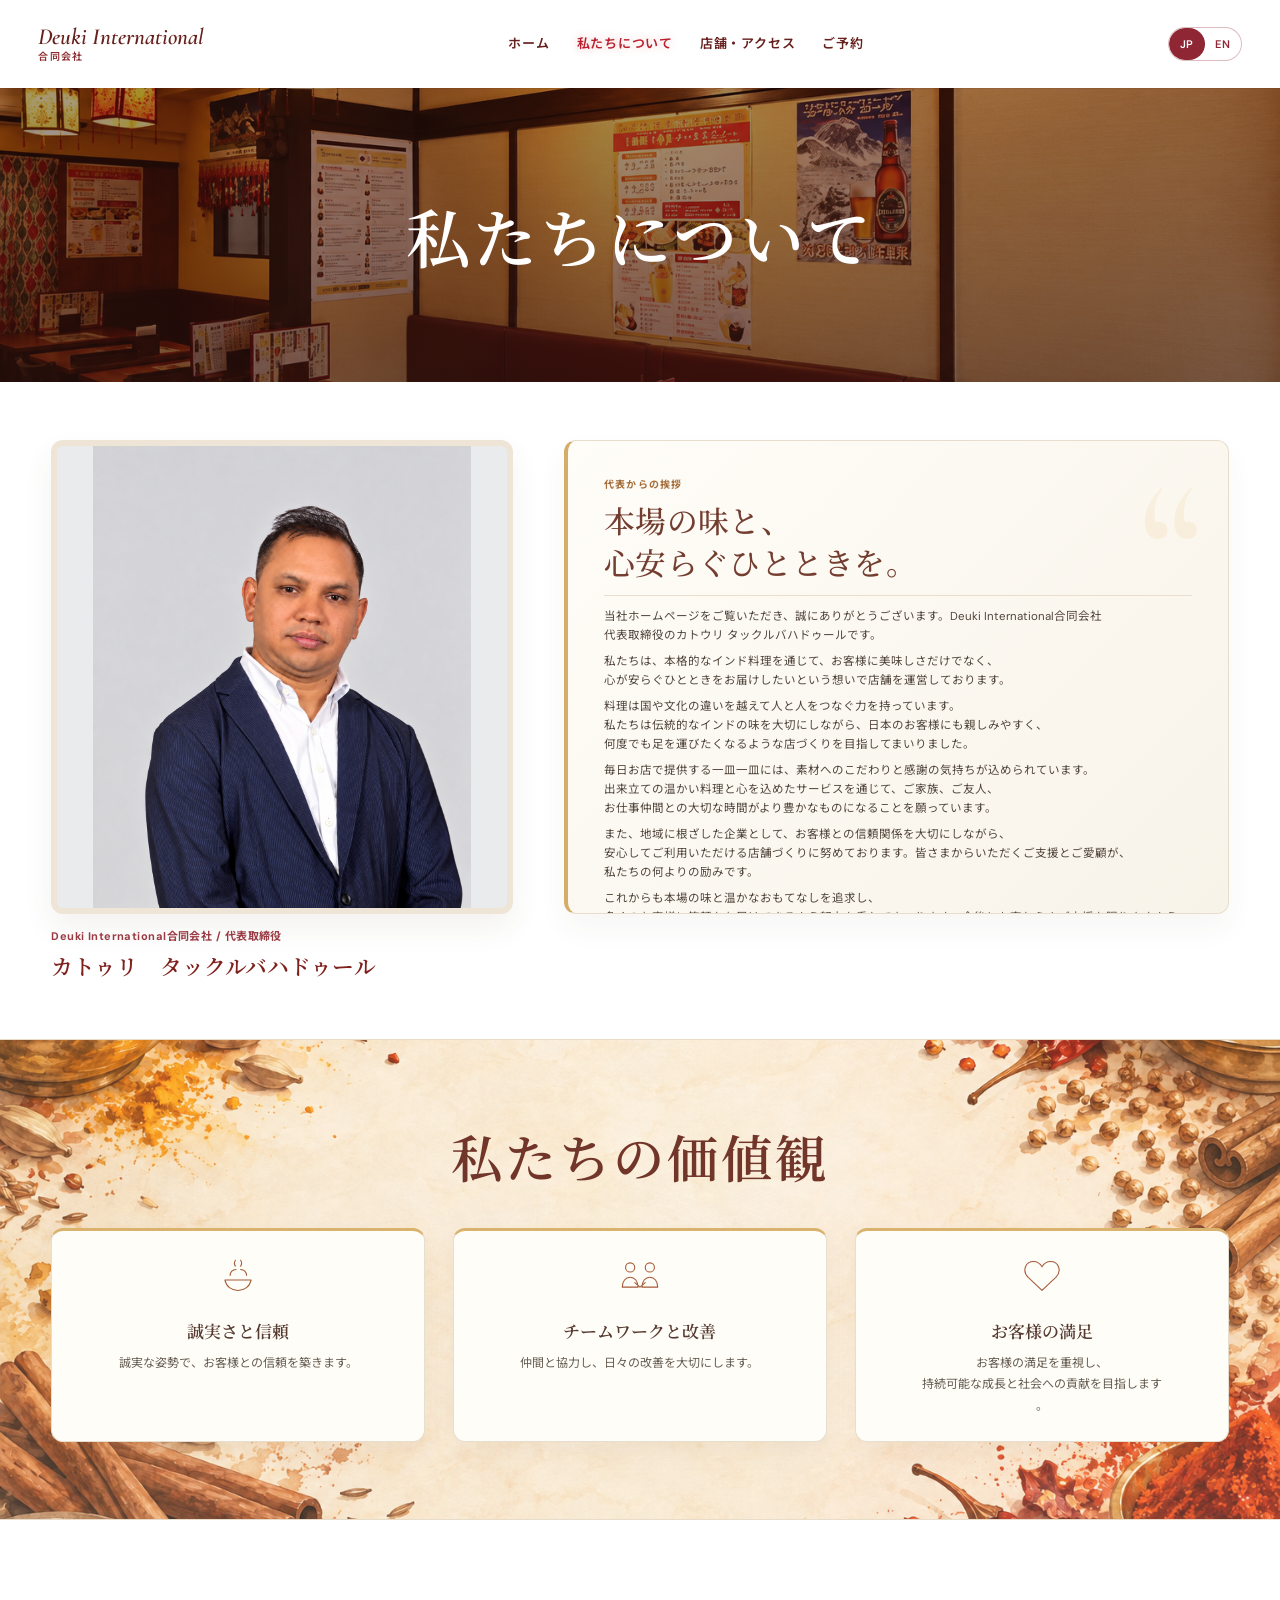
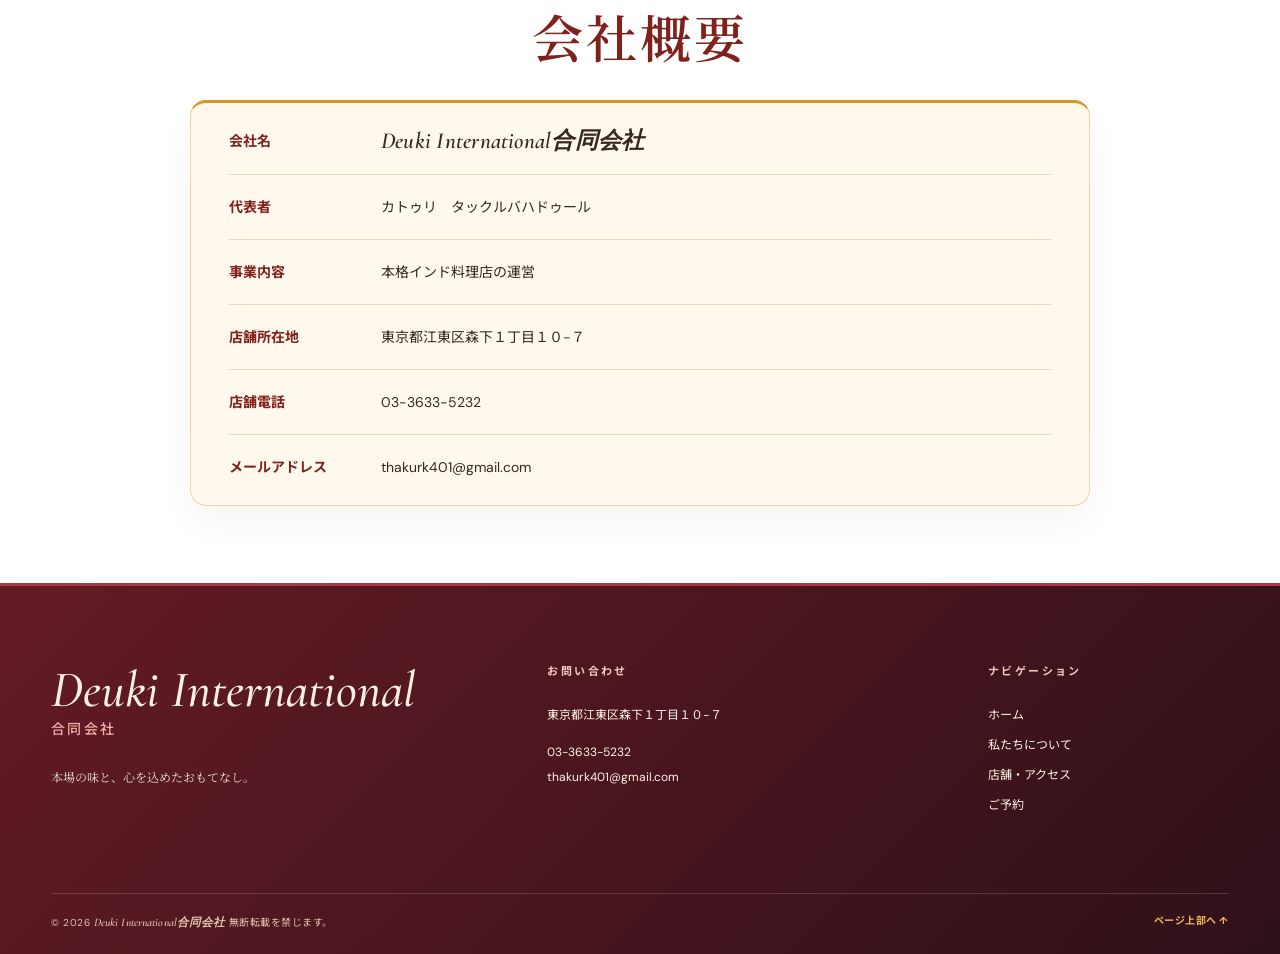
<file: about.html>
<!DOCTYPE html>

<html lang="ja"><head><meta charset="utf-8"/><meta content="width=device-width, initial-scale=1" name="viewport"/><meta content="#8b1e1b" name="theme-color"/><meta content="Deuki International合同会社と代表取締役カトウリ タックルバハドゥールからのご挨拶。" name="description"/><title>私たちについて | サッカール森下店</title><link href="https://fonts.googleapis.com" rel="preconnect"/><link crossorigin="" href="https://fonts.gstatic.com" rel="preconnect"/><link href="https://fonts.googleapis.com/css2?family=DM+Sans:wght@400;500;600;700&amp;family=Noto+Sans+JP:wght@400;500;600;700&amp;family=Noto+Serif+JP:wght@400;500;600;700&amp;family=Cormorant+Garamond:ital,wght@0,500;0,600;1,500;1,600&amp;display=swap" rel="stylesheet"/><link href="styles.css?v=15" rel="stylesheet"/><script defer="" src="script.js?v=10"></script></head>
<body data-page="about"><a class="skip-link" data-i18n="skipLink" href="#main-content">本文へ移動</a><div id="site-header-mount"></div><main class="inner-main" id="main-content">
<section aria-labelledby="about-page-title" class="subhero subhero-about"><div class="subhero-overlay"></div><div class="container subhero-content"><h1 data-i18n="aboutPageTitle" id="about-page-title">私たちに​ついて</h1></div></section>
<section class="representative section-pad"><div class="container representative-grid"><div class="representative-profile"><img alt="Deuki International合同会社 代表取締役" data-i18n-alt="representativeAlt" height="1386" src="assets/deuki-ceo.png" width="1136"/><p data-i18n="repRole">Deuki International合同会社 / 代表取締役</p><h2 data-i18n="representativeName">カトウリ タックルバハドゥール</h2></div><div class="representative-note"><p class="ceo-message-label" data-i18n="ceoMessageLabel">代表からの挨拶</p><h2 class="ceo-catch" data-i18n="ceoCatch">本場の味と、心安らぐひとときを。</h2><div class="ceo-message"><p data-i18n="ceoP1">当社ホームページをご覧いただき、誠にありがとうございます。Deuki International合同会社 代表取締役のカトウリ タックルバハドゥールです。</p><p data-i18n="ceoP2"></p><p data-i18n="ceoP3"></p><p data-i18n="ceoP4"></p><p data-i18n="ceoP5"></p><p data-i18n="ceoP6"></p></div></div></div></section>
<section aria-labelledby="values-title" class="values-section section-pad"><div class="container"><h2 class="section-title" data-i18n="valuesTitle" id="values-title">私たちの​価値観</h2><div class="values-grid">
<article class="value-card"><svg aria-hidden="true" viewbox="0 0 64 64"><path d="M12 38c2 10 10 16 20 16s18-6 20-16H12Zm8-7c0-5 4-9 9-9m7 0c5 0 9 4 9 9M28 17c-2-3-2-6 0-9m8 9c2-3 2-6 0-9"></path></svg><h3 data-i18n="value1Title">誠実さと​信頼</h3><p data-i18n="value1Text">誠実な​姿勢で、​お客様との​信頼を​築きます。</p></article>
<article class="value-card"><svg aria-hidden="true" viewbox="0 0 64 64"><path d="M17 26a7 7 0 1 0 0-14 7 7 0 0 0 0 14Zm30 0a7 7 0 1 0 0-14 7 7 0 0 0 0 14ZM5 49c0-9 5-15 12-15s12 6 12 15H5Zm30 0c0-9 5-15 12-15s12 6 12 15H35ZM24 42l8 7 8-7"></path></svg><h3 data-i18n="value2Title">チームワークと​改善</h3><p data-i18n="value2Text">仲間と​協力し、​日々の​改善を​大切に​します。</p></article>
<article class="value-card"><svg aria-hidden="true" viewbox="0 0 64 64"><path d="M32 54 11 34C1 24 7 10 19 10c6 0 10 3 13 8 3-5 7-8 13-8 12 0 18 14 8 24L32 54Z"></path></svg><h3 data-i18n="value3Title">お客様の​満足</h3><p data-i18n="value3Text">お客様の​満足を​重視し、​持続可能な​成長と​社会への​貢献を​目指します。</p></article>
</div></div></section>
<section aria-labelledby="company-title" class="company-section section-pad"><div class="container company-grid"><h2 class="section-title" data-i18n="companyTitle" id="company-title">会社概要</h2><dl class="company-table"><div><dt data-i18n="companyNameLabel">会社名</dt><dd class="company-name-text" data-i18n="companyName">Deuki International合同会社</dd></div><div><dt data-i18n="companyRepLabel">代表者</dt><dd data-i18n="companyRepValue">カトウリ タックルバハドゥール</dd></div><div><dt data-i18n="companyBusinessLabel">事業内容</dt><dd data-i18n="companyBusiness">インド料理店の運営</dd></div><div><dt data-i18n="companyLocationLabel">店舗所在地</dt><dd><span data-i18n="addressFull">東京都江東区森下１丁目１０−７</span></dd></div><div><dt data-i18n="companyPhoneLabel">店舗電話</dt><dd><a href="tel:0336335232">03-3633-5232</a></dd></div><div><dt data-i18n="companyEmailLabel">メールアドレス</dt><dd><a href="mailto:thakurk401@gmail.com">thakurk401@gmail.com</a></dd></div></dl></div></section>
</main><div id="site-footer-mount"></div></body></html>
</file>
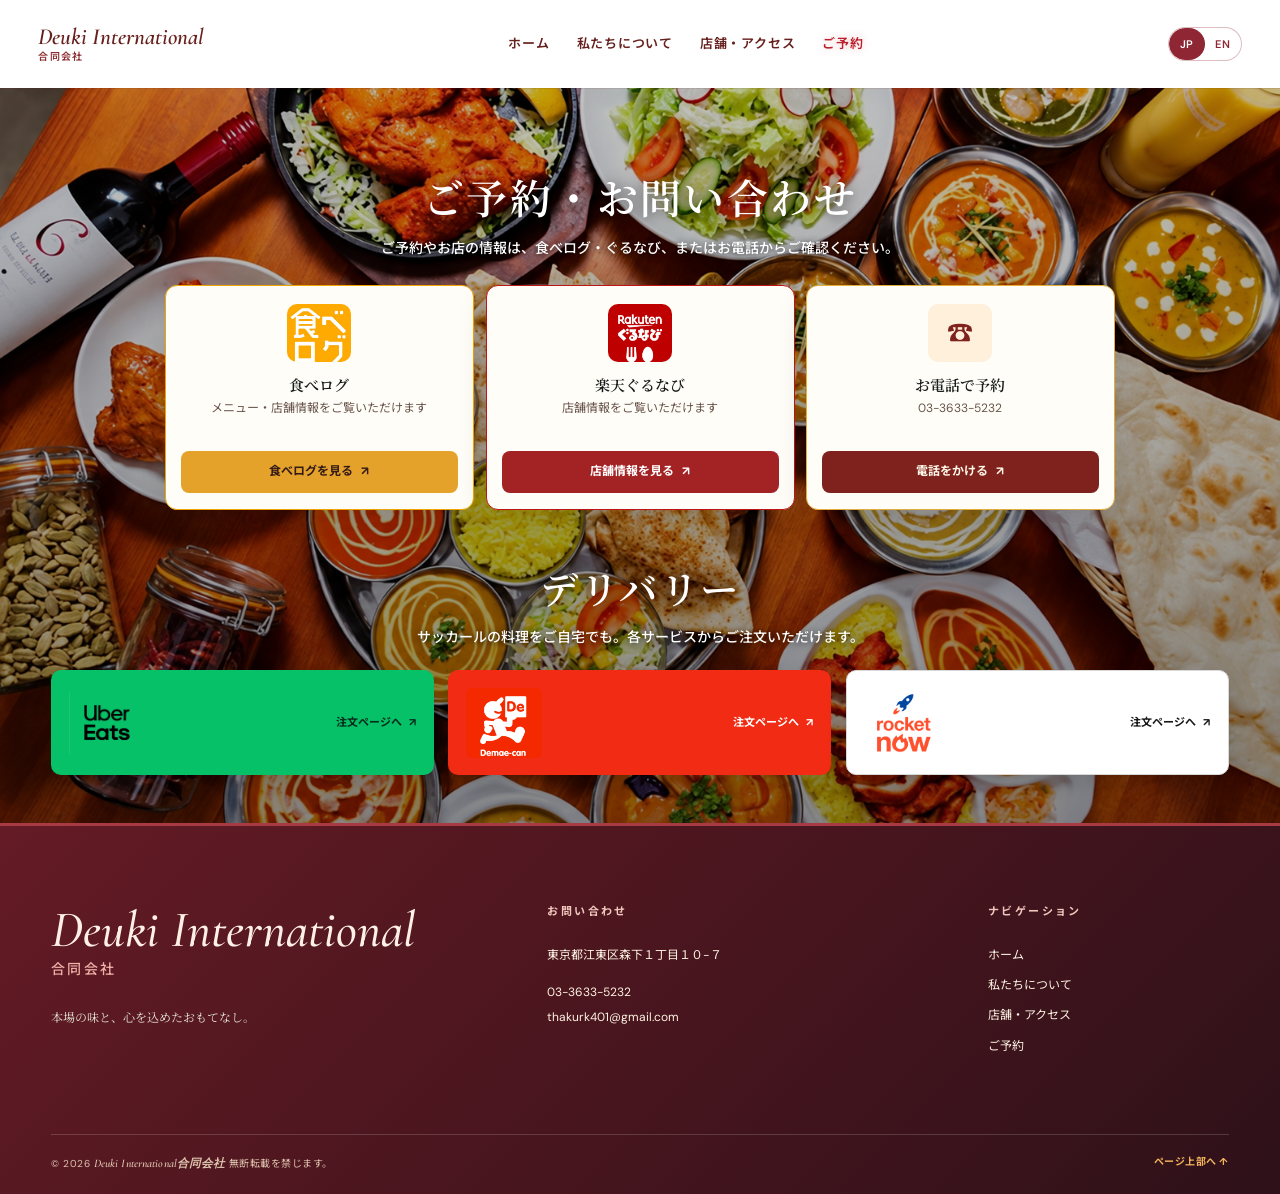
<file: reservation.html>
<!DOCTYPE html>

<html lang="ja"><head><meta charset="utf-8"/><meta content="width=device-width, initial-scale=1" name="viewport"/><meta content="#8b1e1b" name="theme-color"/><meta content="サッカール森下店のご予約、お電話、食べログ、Uber Eats、出前館、Rocket Nowをご案内します。" name="description"/><title>ご予約 | サッカール森下店</title><link href="https://fonts.googleapis.com" rel="preconnect"/><link crossorigin="" href="https://fonts.gstatic.com" rel="preconnect"/><link href="https://fonts.googleapis.com/css2?family=DM+Sans:wght@400;500;600;700&amp;family=Noto+Sans+JP:wght@400;500;600;700&amp;family=Noto+Serif+JP:wght@400;500;600;700&amp;family=Cormorant+Garamond:ital,wght@0,500;0,600;1,500;1,600&amp;display=swap" rel="stylesheet"/><link href="styles.css?v=15" rel="stylesheet"/><script defer="" src="script.js?v=10"></script></head>
<body data-page="reservation"><a class="skip-link" data-i18n="skipLink" href="#main-content">本文へ移動</a><div id="site-header-mount"></div><main class="inner-main" id="main-content">
<div class="reservation-background">
<section aria-labelledby="booking-title" class="booking-section section-pad"><div class="container"><h1 class="section-title" data-i18n="bookingTitle" id="booking-title">ご予約・お問い合わせ</h1><p class="booking-intro" data-i18n="bookingIntro">ご予約やお店の情報は、食べログ・ぐるなび、またはお電話からご確認ください。</p><div class="booking-grid"><a class="booking-card tabelog" href="https://tabelog.com/tokyo/A1312/A131201/13205500/" rel="noopener noreferrer" target="_blank"><span class="booking-logo"><img alt="食べログ" data-i18n-alt="tabelogAlt" src="assets/logo-tabelog.jpg"/></span><h3 data-i18n="tabelogTitle">食べログ</h3><p data-i18n="tabelogDetails">メニュー・店舗情報をご覧いただけます</p><span class="booking-action"><span data-i18n="tabelogAction">食べログを見る</span><span aria-hidden="true">↗</span></span></a>
<a class="booking-card gurunavi" href="https://r.gnavi.co.jp/ke30g44b0000/" rel="noopener noreferrer" target="_blank"><span class="booking-logo"><img alt="楽天ぐるなび" data-i18n-alt="gurunaviAlt" src="assets/logo-gurunavi.png"/></span><h3 data-i18n="gurunaviTitle">楽天ぐるなび</h3><p data-i18n="listingExternal">店舗情報をご覧いただけます</p><span class="booking-action"><span data-i18n="listingAction">店舗情報を見る</span><span aria-hidden="true">↗</span></span></a>
<a class="booking-card telephone" href="tel:0336335232"><span aria-hidden="true" class="booking-logo phone-symbol">☎</span><h3 data-i18n="telephoneTitle">お電話で予約</h3><p>03-3633-5232</p><span class="booking-action"><span data-i18n="telephoneAction">電話をかける</span><span aria-hidden="true">↗</span></span></a>
</div></div></section>
<section aria-labelledby="delivery-title" class="delivery-section section-pad"><div class="container"><h2 class="section-title" data-i18n="deliveryTitle" id="delivery-title">デリバリー</h2><p class="delivery-intro" data-i18n="deliveryIntro">サッカール森下店の​お料理を、​各サービスから​ご注文いただけます。</p><div class="delivery-grid">
<a class="delivery-card uber" href="https://www.ubereats.com/jp/store/%E3%82%A4%E3%83%B3%E3%83%88%E6%96%99%E7%90%86%E3%82%B5%E3%83%83%E3%82%AB%E3%83%BC%E3%83%AB-satkar/yYpraxW_QYOcB1EuYxUm2w?srsltid=AU7gw4VGMHXnam9LVv9EBZSCJWXf7Scm41bcue5p6NqwmXOUt2aeQwwm" rel="noopener noreferrer" target="_blank"><span class="delivery-logo"><img alt="Uber Eats" data-i18n-alt="uberAlt" src="assets/logo-uber.png"/></span><span class="delivery-action"><span data-i18n="orderAction">注文ページへ</span><span aria-hidden="true">↗</span></span></a>
<a class="delivery-card demae" href="https://demae-can.com/shop/menu/3206706" rel="noopener noreferrer" target="_blank"><span class="delivery-logo"><img alt="出前館" data-i18n-alt="demaeAlt" src="assets/logo-demaecan.png"/></span><span class="delivery-action"><span data-i18n="orderAction">注文ページへ</span><span aria-hidden="true">↗</span></span></a>
<a class="delivery-card rocket" href="https://customer-web.rocketnow.co.jp/share?storeId=4758&amp;dishId&amp;key=0387acfa-f3f9-4b63-a716-1e43dc6a3050" rel="noopener noreferrer" target="_blank"><span class="delivery-logo"><img alt="Rocket Now" data-i18n-alt="rocketAlt" src="assets/logo-rocketnow.png"/></span><span class="delivery-action"><span data-i18n="orderAction">注文ページへ</span><span aria-hidden="true">↗</span></span></a>
</div></div></section>
</div>
</main><div id="site-footer-mount"></div></body></html>
</file>
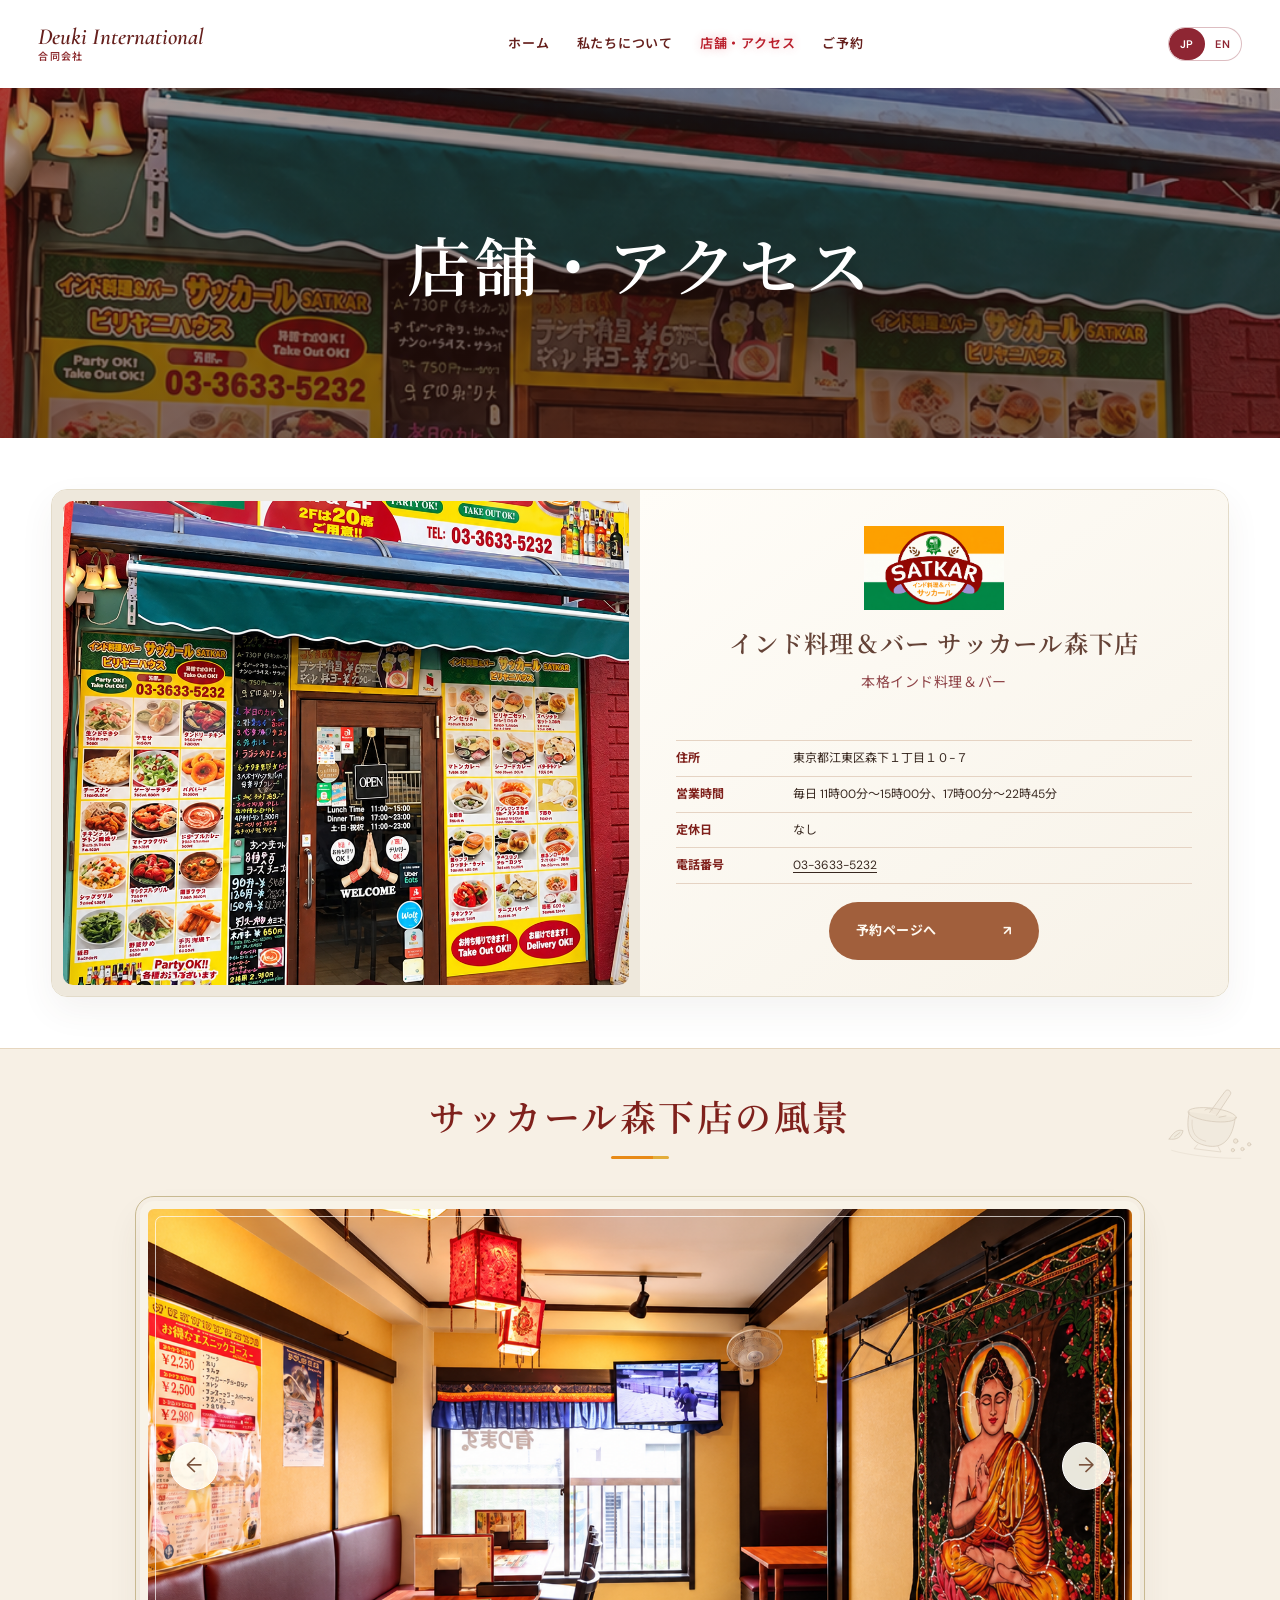
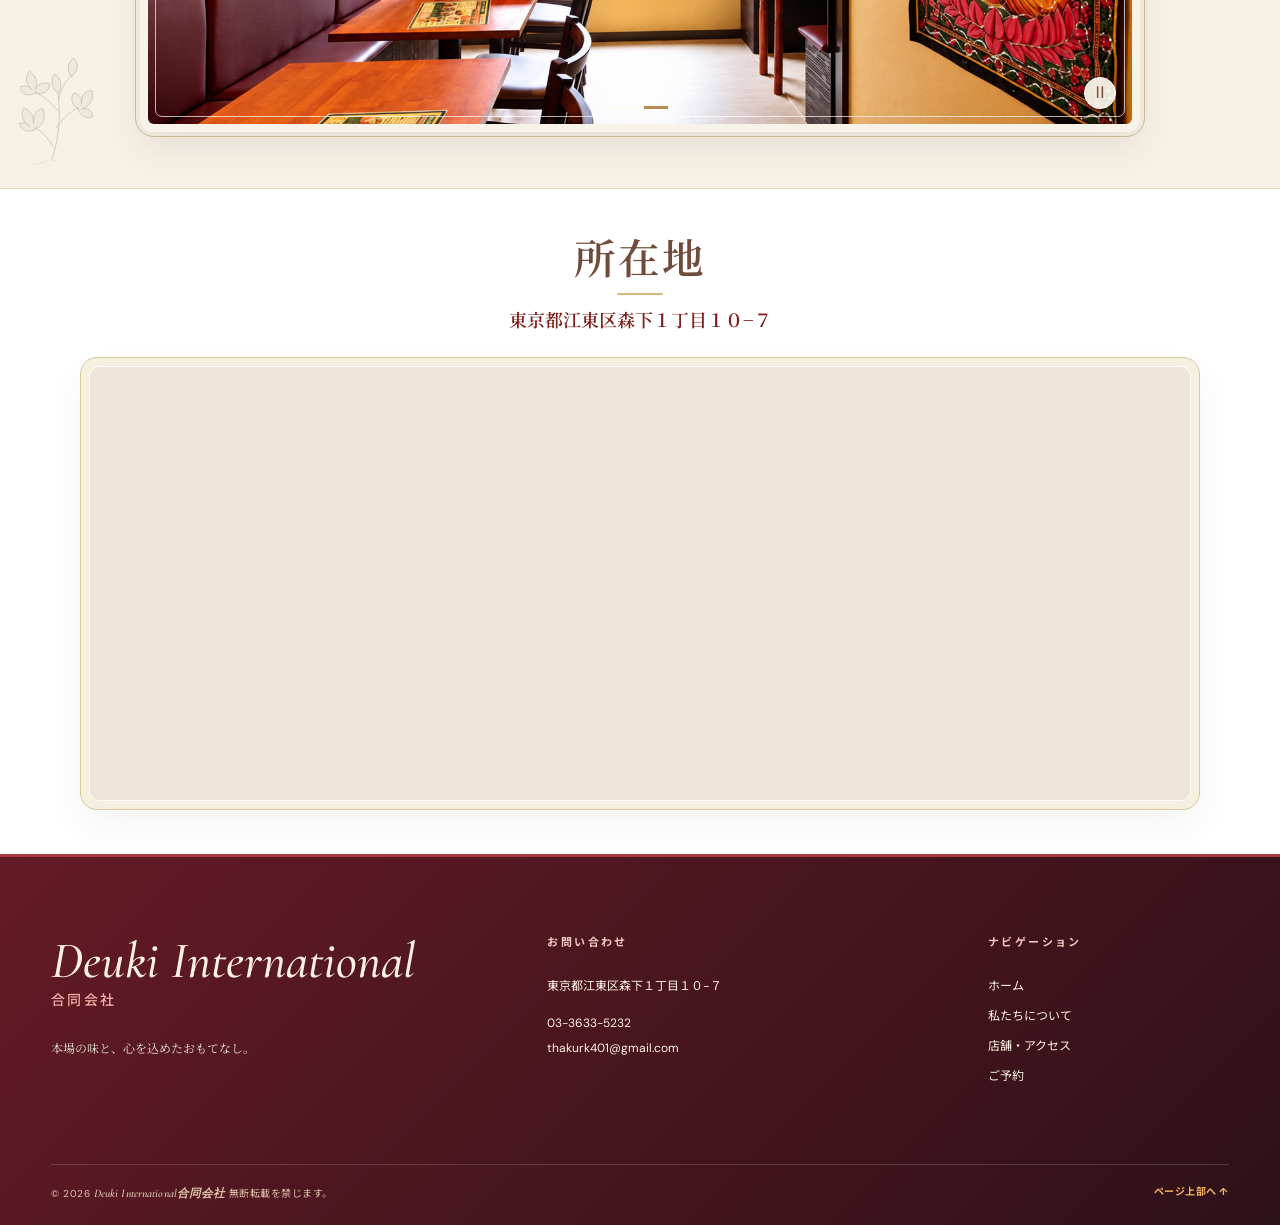
<file: stores.html>
<!DOCTYPE html>

<html lang="ja"><head><meta charset="utf-8"/><meta content="width=device-width, initial-scale=1" name="viewport"/><meta content="#8b1e1b" name="theme-color"/><meta content="サッカール森下店の住所、営業時間、電話番号、店内写真とアクセスをご案内します。" name="description"/><title>店舗・アクセス | サッカール森下店</title><link href="https://fonts.googleapis.com" rel="preconnect"/><link crossorigin="" href="https://fonts.gstatic.com" rel="preconnect"/><link href="https://fonts.googleapis.com/css2?family=DM+Sans:wght@400;500;600;700&amp;family=Noto+Sans+JP:wght@400;500;600;700&amp;family=Noto+Serif+JP:wght@400;500;600;700&amp;family=Cormorant+Garamond:ital,wght@0,500;0,600;1,500;1,600&amp;display=swap" rel="stylesheet"/><link href="styles.css?v=15" rel="stylesheet"/><script defer="" src="script.js?v=10"></script></head>
<body data-page="stores"><a class="skip-link" data-i18n="skipLink" href="#main-content">本文へ移動</a><div id="site-header-mount"></div><main class="inner-main" id="main-content">
<section aria-labelledby="stores-page-title" class="subhero subhero-stores"><div class="subhero-overlay"></div><div class="container subhero-content"><h1 data-i18n="storesPageTitle" id="stores-page-title">店舗・アクセス</h1></div></section>
<section aria-labelledby="stores-shop-name" class="store section-pad"><div class="container"><div class="store-grid"><div class="store-image"><img alt="サッカール森下店の外観" data-i18n-alt="storeImageAlt" height="1500" src="assets/satkar-exterior.png" width="1085"/></div><div class="store-details"><div class="store-identity"><img alt="SATKAR" class="store-wordmark" src="assets/satkar-logo.png"/><h3 data-i18n="shopName" id="stores-shop-name">インド料理＆バー サッカール森下店</h3><p data-i18n="storeCuisine">本格インド料理＆バー</p></div><dl><div><dt data-i18n="addressLabel">住所</dt><dd><span data-i18n="addressFull">東京都江東区森下１丁目１０−７</span></dd></div><div><dt data-i18n="hoursLabel">営業時間</dt><dd data-i18n="hoursValue">毎日 11:00–15:00 / 17:00–22:45</dd></div><div><dt data-i18n="closedLabel">定休日</dt><dd data-i18n="closedValue">なし</dd></div><div><dt data-i18n="phoneLabel">電話番号</dt><dd><a href="tel:0336335232">03-3633-5232</a></dd></div></dl><a class="button button-dark" href="reservation.html"><span data-i18n="reservePage">予約ページへ</span><span aria-hidden="true">↗</span></a></div></div></div></section>
<section aria-labelledby="gallery-title" class="gallery stores-gallery"><span class="gallery-ornament gallery-ornament-left" aria-hidden="true"></span><span class="gallery-ornament gallery-ornament-right" aria-hidden="true"></span><div class="container gallery-heading"><h2 data-i18n="galleryTitle" id="gallery-title">サッカール森下店の風景</h2></div><div class="gallery-stage" id="gallery-stage"><div class="gallery-slide is-active"><img alt="サッカール森下店の店内" data-i18n-alt="diningImageAlt" height="1024" src="assets/satkar-interior-1.png" width="1536"/></div><div class="gallery-slide"><img alt="サッカール森下店の店内と装飾" data-i18n-alt="interiorWideAlt" height="1050" src="assets/satkar-interior-2.png" width="1536"/></div><button aria-label="前の写真" class="gallery-arrow gallery-prev" data-i18n-aria="previousPhoto" type="button">←</button><button aria-label="次の写真" class="gallery-arrow gallery-next" data-i18n-aria="nextPhoto" type="button">→</button><div aria-label="ギャラリーの写真を選択" class="gallery-dots" data-i18n-aria="galleryPhotos"><button aria-current="true" aria-label="写真 1" class="is-active" data-i18n-aria="photoOne" type="button"></button><button aria-label="写真 2" data-i18n-aria="photoTwo" type="button"></button></div><button class="gallery-play-toggle" type="button" aria-label="スライドショーを一時停止" aria-pressed="false">Ⅱ</button></div></section>
<section aria-labelledby="location-title" class="location-section section-pad"><div class="container"><div class="location-intro"><h2 class="section-title" data-i18n="locationTitle" id="location-title">所在地</h2><p data-i18n="addressFull">東京都江東区森下１丁目１０−７</p></div><div class="map-card"><div class="map-frame"><iframe allowfullscreen="" data-i18n-title="mapTitle" height="450" loading="lazy" referrerpolicy="strict-origin-when-cross-origin" src="https://www.google.com/maps/embed?pb=!1m18!1m12!1m3!1d3987.406561838771!2d139.7972069!3d35.687859700000004!2m3!1f0!2f0!3f0!3m2!1i1024!2i768!4f13.1!3m3!1m2!1s0x60188939be0372f9%3A0x47a022be2113a483!2z44Kk44Oz44OJ5paZ55CGJuODkOKAk-OCteODg-OCq-ODvOODqyDmo67kuIsgSW5kaWFuIHJlc3RhdXJhbnQgJmJhciBTYXRrYXI!5e1!3m2!1sen!2sjp!4v1791947591630!5m2!1sen!2sjp" style="border:0;" title="サッカール森下店の所在地の地図" width="600"></iframe></div></div></div></section>
</main><div id="site-footer-mount"></div></body></html>
</file>
<file: styles.css>
:root{--cream:#f7f3e9;--paper:#fffdf7;--ink:#153b37;--ink-deep:#0b2b29;--orange:#ef7c1a;--gold:#d6a844;--text:#233a35;--muted:#6c7770;--line:#d9d8c9;--serif:"Noto Serif JP",serif;--sans:"DM Sans","Noto Sans JP",sans-serif}
*{box-sizing:border-box}
html{scroll-behavior:smooth;scroll-padding-top:85px}
body{margin:0;color:var(--text);background:var(--cream);font-family:var(--sans);font-size:15px;line-height:1.8;overflow-x:clip;-webkit-font-smoothing:antialiased}
img{display:block;max-width:100%}
a{color:inherit;text-decoration:none}
button{font:inherit}
button,a{-webkit-tap-highlight-color:transparent}
:focus-visible{outline:3px solid var(--orange);outline-offset:4px}
::selection{background:var(--orange);color:white}
.skip-link{position:fixed;top:-100px;left:12px;z-index:100;background:white;color:var(--ink);padding:8px 14px}
.skip-link:focus{top:12px}
.container{width:min(100% - 8vw,1220px);margin-inline:auto}
.container-wide{width:min(100% - 6vw,1450px);margin-inline:auto}
.section-pad{padding-block:clamp(92px,10vw,150px)}
section{scroll-margin-top:82px}
.eyebrow{display:flex;align-items:center;gap:14px;margin:0 0 28px;font-size:11px;font-weight:700;letter-spacing:.2em;line-height:1.5;color:var(--orange)}
.eyebrow-line{width:34px;height:1px;display:inline-block;flex:none;background:currentColor}
.section-title{font-family:var(--serif);font-weight:600;font-size:clamp(2.1rem,4vw,3.8rem);line-height:1.55;letter-spacing:.06em;margin:0;color:var(--ink);line-break:strict;word-break:auto-phrase}
.body-copy{font-size:15px;line-height:2.35;letter-spacing:.025em}
.button{display:inline-flex;align-items:center;justify-content:space-between;gap:38px;min-height:58px;padding:12px 27px;border-radius:100px;font-size:13px;font-weight:700;letter-spacing:.04em;transition:background .25s,color .25s,transform .25s,border-color .25s;white-space:nowrap}
.button:hover{transform:translateY(-3px)}
.button-primary{background:var(--orange);color:#171a13}
.button-primary:hover{background:#ffa344}
.button-ghost{border:1px solid rgba(255,255,255,.72);color:white;background:rgba(255,255,255,.05)}
.button-ghost:hover{background:white;color:var(--ink)}
.button-dark{background:var(--ink);color:white;min-width:210px}
.button-dark:hover{background:#23655b}
.site-header{position:fixed;z-index:50;top:0;left:0;width:100%;color:white;transition:background .28s,box-shadow .28s,color .28s}
.site-header.is-scrolled,.site-header.menu-open{background:rgba(247,243,233,.98);box-shadow:0 1px 0 rgba(21,59,55,.12);color:var(--ink)}
.header-inner{height:88px;display:flex;align-items:center;justify-content:space-between;gap:24px}
.brand{display:inline-flex;align-items:center;gap:11px;flex:none;min-width:0}
.brand-logo{width:60px;height:60px;border-radius:50%;background:white;padding:3px;display:flex;align-items:center;justify-content:center;overflow:hidden;box-shadow:0 3px 16px #0002}
.brand-logo img{width:100%;height:100%;object-fit:contain}
.brand-name{font-family:Georgia,serif;font-size:19px;font-weight:700;line-height:1.02;letter-spacing:.09em;white-space:nowrap}
.brand-name span{display:block}
.brand-name small{display:block;margin-top:5px;font:600 8px/1 var(--sans);letter-spacing:.19em}
.desktop-nav{display:flex;align-items:center;gap:clamp(16px,2.1vw,34px);margin-left:auto}
.desktop-nav a{font-size:12px;font-weight:600;letter-spacing:.06em;position:relative;white-space:nowrap}
.desktop-nav a::after{content:"";position:absolute;left:0;right:100%;bottom:-7px;height:1px;background:currentColor;transition:right .2s}
.desktop-nav a:hover::after{right:0}
.header-actions{display:flex;align-items:center;gap:13px}
.language-switch{height:38px;padding:0 10px;border:1px solid currentColor;border-radius:100px;background:transparent;color:inherit;font-size:11px;font-weight:700;letter-spacing:.05em;cursor:pointer}
.language-switch span{margin-left:3px}
.header-reserve{display:inline-flex;align-items:center;gap:18px;padding:12px 19px;background:var(--orange);border-radius:100px;color:#15251f;font-size:12px;font-weight:700;white-space:nowrap}
.header-reserve:hover{background:#ffa344}
.menu-toggle{display:none;width:42px;height:42px;border:0;background:transparent;color:inherit;padding:10px;cursor:pointer}
.menu-toggle span{display:block;width:22px;height:2px;background:currentColor;margin:5px 0;transition:transform .2s}
.mobile-nav{display:none}
.hero{position:relative;min-height:760px;height:100svh;max-height:1080px;background:#13251e;color:white;overflow:hidden}
.hero-image,.hero-scrim{position:absolute;inset:0}
.hero-image{background:url("assets/satkar-interior-1.png") center 55%/cover no-repeat;animation:heroZoom 16s ease-out both;backface-visibility:hidden}
.hero-scrim{background:linear-gradient(180deg,rgba(3,20,19,.62),rgba(3,20,19,.48) 38%,rgba(3,20,19,.70)),linear-gradient(90deg,rgba(3,23,21,.4),transparent 60%)}
@keyframes heroZoom{from{transform:scale(1)}to{transform:scale(1.055)}}
.hero-content{position:relative;z-index:1;height:100%;display:grid;place-items:center;text-align:center;padding-top:80px;padding-bottom:70px}
.hero-center{max-width:1050px;margin:auto}
.hero-eyebrow{margin:0 0 26px;color:#f0cc83;font-size:12px;font-weight:700;letter-spacing:.43em;line-height:1.6}
.hero h1{font-family:var(--serif);font-size:clamp(3.1rem,6.25vw,6.4rem);font-weight:600;line-height:1.22;letter-spacing:.045em;margin:0;text-shadow:0 2px 15px #0004;line-break:strict}
.hero h1 span{display:block}
.hero-title-accent{color:#ffab41}
.hero-title-white{color:#fff;margin-top:.14em}
.hero-copy{margin:30px auto 34px;font-size:clamp(14px,1.15vw,16px);line-height:2.15;letter-spacing:.06em;color:#fffdf5}
.hero-buttons{display:flex;justify-content:center;flex-wrap:wrap;gap:14px}
.hero-bottom{position:absolute;z-index:2;left:50%;bottom:32px;transform:translateX(-50%);display:flex;align-items:center;justify-content:space-between;color:#fff9;font-size:10px;letter-spacing:.14em;font-weight:700}
.hero-bottom a{color:#fff;display:flex;gap:16px;align-items:center}
.hero-bottom a span{font-size:20px;line-height:1}
.about{background:var(--cream)}
.about-grid{display:grid;grid-template-columns:1fr 1.02fr;align-items:center;gap:clamp(50px,7vw,120px)}
.about-copy{padding-block:10px}
.about-lead{margin:30px 0 20px;font-family:var(--serif);font-weight:600;color:var(--ink);font-size:clamp(17px,1.7vw,21px);line-height:1.9;letter-spacing:.04em}
.about .body-copy{max-width:520px;margin:0 0 29px}
.text-link{display:inline-flex;align-items:center;gap:52px;padding:0 0 10px;font-size:13px;font-weight:700;color:var(--orange);text-decoration:none}
.text-link span:last-child{font-size:18px;line-height:1}
.about-visual{position:relative;margin:15px 25px 0 0}
.about-visual::before{content:"";position:absolute;left:28px;right:-25px;top:-25px;bottom:28px;border:1px solid var(--gold);z-index:0}
.about-visual>img{position:relative;z-index:1;width:100%;height:min(46vw,540px);object-fit:cover;object-position:center}
.about-stamp{position:absolute;z-index:2;bottom:-25px;left:-32px;background:var(--orange);color:var(--ink-deep);width:130px;height:130px;border-radius:50%;display:flex;flex-direction:column;align-items:center;justify-content:center;text-align:center;transform:rotate(-13deg);font:700 11px/1.4 var(--sans);letter-spacing:.1em;box-shadow:0 8px 20px #0002}
.stamp-flower{font-size:26px;line-height:1.1}
.feature{background:var(--ink-deep);color:white;overflow:hidden}
.feature-heading{display:grid;grid-template-columns:1fr auto;align-items:end;gap:20px;margin-bottom:48px}
.feature-heading .eyebrow{grid-column:1/-1;margin-bottom:0;color:#e1af55}
.feature-heading .section-title{color:white}
.feature-heading>p:last-child{margin:0 0 7px;font-size:14px;color:#d7e1d8}
.feature-card{display:grid;grid-template-columns:1.13fr .87fr;min-height:550px;background:#f7f3e9;color:var(--ink);box-shadow:0 20px 65px #001b1740}
.feature-photo{position:relative;min-height:400px;overflow:hidden}
.feature-photo img{width:100%;height:100%;position:absolute;inset:0;object-fit:cover;transition:transform .7s}
.feature-card:hover .feature-photo img{transform:scale(1.035)}
.image-note{position:absolute;bottom:17px;left:20px;color:white;background:#092d2bc9;padding:4px 9px;font-size:10px;letter-spacing:.03em}
.feature-content{position:relative;padding:clamp(38px,5vw,78px);display:flex;flex-direction:column;justify-content:center;overflow:hidden}
.feature-number{font-size:11px;font-weight:700;letter-spacing:.23em;color:var(--orange)}
.feature-symbol{position:absolute;right:47px;top:25px;color:#e3cda6;font-size:100px;line-height:1;font-weight:400;opacity:.65}
.feature-content h3{position:relative;font:600 clamp(2rem,3.1vw,3rem)/1.5 var(--serif);letter-spacing:.07em;margin:35px 0 24px}
.feature-exact{font-size:16px;font-weight:600;line-height:2.15;letter-spacing:.02em;margin:0;line-break:strict;overflow-wrap:anywhere}
.feature-rule{width:64px;height:2px;background:var(--orange);margin:30px 0 20px}
.feature-small{font-size:13px;color:#657872;margin:0}
.secondary-feature{display:flex;align-items:center;justify-content:flex-end;gap:30px;margin-top:30px;color:white}
.secondary-feature img{width:112px;height:112px;object-fit:cover;border-radius:50%;border:4px solid #fff2}
.secondary-feature span{font-size:10px;font-weight:700;letter-spacing:.2em;color:#e1af55}
.secondary-feature p{font-family:var(--serif);font-size:16px;line-height:1.9;margin:5px 0 0}
.message{background:#f0e9d9}
.message-grid{display:grid;grid-template-columns:.82fr 1.18fr;gap:clamp(50px,7.5vw,120px);align-items:center}
.message-photo{position:relative;max-width:475px}
.message-photo::before{content:"";position:absolute;inset:22px -22px -22px 22px;border:1px solid var(--gold)}
.message-photo img{position:relative;width:100%;aspect-ratio:4/4.4;object-fit:cover;object-position:center 30%}
.message-copy .section-title{font-size:clamp(2rem,3vw,3.1rem)}
.message-copy .body-copy{max-width:590px;margin:30px 0;line-height:2.3}
.signature{display:flex;flex-direction:column;gap:4px;padding-top:21px;border-top:1px solid #cfc8b9;font-size:12px}
.signature strong{font-family:var(--serif);font-size:20px;letter-spacing:.08em}
.store{background:var(--paper)}
.store-heading{display:flex;justify-content:space-between;align-items:flex-end;gap:35px;margin-bottom:49px}
.store-heading>p{margin:0 0 8px;text-align:right;font-weight:600;font-size:14px;line-height:2}
.store-grid{display:grid;grid-template-columns:1fr 1fr;background:var(--cream)}
.store-image{min-height:580px;overflow:hidden}
.store-image img{width:100%;height:100%;object-fit:cover;object-position:center 49%}
.store-details{padding:clamp(35px,5.2vw,76px);align-self:center}
.store-kicker{color:var(--orange);font-size:11px;font-weight:700;letter-spacing:.24em;margin:0 0 20px}
.store-details h3{font:600 clamp(1.65rem,2.5vw,2.7rem)/1.65 var(--serif);letter-spacing:.05em;margin:0 0 30px;color:var(--ink)}
.store-details dl{margin:0 0 38px;border-top:1px solid var(--line)}
.store-details dl div{display:grid;grid-template-columns:105px 1fr;gap:12px;padding:15px 0;border-bottom:1px solid var(--line);font-size:13px;line-height:1.8}
.store-details dt{font-weight:700;color:var(--ink)}
.store-details dd{margin:0}
.store-details dd a{text-decoration:underline;text-underline-offset:3px}
.gallery{background:var(--paper);padding:0 0 clamp(90px,9vw,135px)}
.gallery-heading{text-align:center;padding-top:15px;padding-bottom:35px}
.gallery-heading .eyebrow{justify-content:center;margin-bottom:13px}
.gallery-heading h2{font:600 clamp(1.7rem,2.8vw,2.8rem)/1.5 var(--serif);letter-spacing:.07em;color:var(--ink);margin:0}
.gallery-stage{position:relative;width:min(100% - 8vw,1050px);aspect-ratio:16/8.5;margin:auto;overflow:hidden;background:var(--ink-deep)}
.gallery-slide{position:absolute;inset:0;opacity:0;transition:opacity .65s;pointer-events:none}
.gallery-slide.is-active{opacity:1;pointer-events:auto}
.gallery-slide::after{content:"";position:absolute;inset:55% 0 0;background:linear-gradient(transparent,#061d1bb8)}
.gallery-slide img{width:100%;height:100%;object-fit:cover;object-position:center 52%}
.gallery-slide:nth-child(2) img{object-position:center 46%}
.gallery-slide span{position:absolute;z-index:1;bottom:36px;left:42px;color:white;font-family:var(--serif);font-size:17px;font-weight:600;letter-spacing:.08em}
.gallery-arrow{position:absolute;z-index:2;top:50%;transform:translateY(-50%);width:48px;height:48px;border:1px solid #fffc;color:white;border-radius:50%;background:#092f2e99;font-size:21px;cursor:pointer}
.gallery-prev{left:22px}.gallery-next{right:22px}
.gallery-arrow:hover{background:var(--orange);color:var(--ink)}
.gallery-dots{position:absolute;z-index:3;bottom:15px;left:50%;transform:translateX(-50%);display:flex;gap:8px}
.gallery-dots button{width:24px;height:3px;padding:0;border:0;background:#fff7;cursor:pointer}
.gallery-dots button.is-active{background:var(--orange)}
.reservation{position:relative;color:white;overflow:hidden;background:var(--ink-deep)}
.reservation-backdrop{position:absolute;inset:0;background:linear-gradient(90deg,#092923f5 0%,#092923e6 50%,#092923c2 100%),url("assets/satkar-interior-1.png") center/cover}
.reservation-content{position:relative;z-index:1}
.reservation .eyebrow{color:#edb760}
.reservation .section-title{color:white}
.reservation-content>p:not(.eyebrow){font-size:15px;margin:23px 0 53px;color:#e2e7dd}
.reservation-groups{display:grid;grid-template-columns:1fr 1fr;gap:70px}
.reservation-groups h3{font:600 18px/1.5 var(--serif);margin:0 0 16px;padding-bottom:15px;border-bottom:1px solid #ffffff55}
.action-links{display:flex;flex-wrap:wrap;gap:12px}
.action-links a{display:inline-flex;align-items:center;gap:16px;min-height:48px;padding:9px 17px;border:1px solid #ffffff8c;border-radius:5px;color:white;font-size:12px;font-weight:700;transition:background .2s,color .2s}
.action-links a:hover{background:#fff;color:var(--ink)}
.site-footer{background:#082b29;color:#e9efe8;padding:76px 0 0}
.footer-grid{display:grid;grid-template-columns:1.15fr 1fr .65fr;gap:70px;padding-bottom:70px}
.footer-brand>a:first-child{font:700 clamp(1.5rem,2.5vw,2.2rem)/1 Georgia,serif;letter-spacing:.08em}
.footer-brand p{font-family:var(--serif);margin:24px 0;color:#e7e6d6}
.footer-grid h2{font-size:11px;font-weight:700;letter-spacing:.22em;color:#e6a94c;margin:0 0 21px}
.footer-grid p,.footer-grid a:not(.footer-brand>a:first-child){font-size:12px;line-height:2.1}
.footer-grid>div:nth-child(2)>p{margin:0 0 10px}
.footer-nav a{display:block;width:max-content;margin-bottom:5px}
.footer-nav a:hover,.footer-grid>div:nth-child(2)>a:hover{color:#ffb351}
.footer-bottom{display:flex;justify-content:space-between;gap:20px;padding:18px 0 21px;border-top:1px solid #ffffff29;font-size:10px;letter-spacing:.05em;color:#bccbc2}
.footer-bottom a{color:#f3b55c;font-weight:700}
.reveal{opacity:0;transform:translateY(18px);transition:opacity .7s ease,transform .7s cubic-bezier(.2,.78,.25,1)}
.reveal.is-visible{opacity:1;transform:none}
@media (max-width:1100px){.desktop-nav{gap:16px}.brand-name{font-size:16px}.brand-logo{width:51px;height:51px}.header-reserve{padding:10px 14px}.feature-card{min-height:490px}.feature-content{padding:42px}}
@media (max-width:900px){.desktop-nav,.header-reserve{display:none}.menu-toggle{display:block}.header-inner{height:76px}.mobile-nav:not([hidden]){display:flex;flex-direction:column;gap:0;padding:10px 6vw 24px;background:var(--cream);color:var(--ink);box-shadow:0 12px 18px #071f1d22}.mobile-nav a{padding:12px 0;border-bottom:1px solid var(--line);font-weight:600;font-size:14px}.site-header.menu-open .menu-toggle span:first-child{transform:translateY(3.5px) rotate(45deg)}.site-header.menu-open .menu-toggle span:last-child{transform:translateY(-3.5px) rotate(-45deg)}.about-grid{gap:45px}.store-details{padding:32px}.store-details dl div{grid-template-columns:80px 1fr}}
@media (max-width:760px){html{scroll-padding-top:70px}.container,.container-wide{width:min(100% - 38px,620px)}.section-pad{padding-block:84px}.site-header{background:rgba(247,243,233,.98);color:var(--ink)}.header-inner{height:70px}.brand-logo{width:46px;height:46px}.brand-name{font-size:15px}.brand-name small{font-size:6px}.hero{min-height:680px;height:100svh;max-height:850px}.hero-image{animation:none;background-position:55% center}.hero-scrim{background:linear-gradient(180deg,#051f1bd4,#06232091 35%,#051f1bdc)}.hero-content{padding-top:95px;padding-bottom:85px}.hero-eyebrow{font-size:10px;letter-spacing:.2em;margin-bottom:20px}.hero h1{font-size:clamp(31px,7.6vw,51px);letter-spacing:-.035em;line-height:1.3}.hero-title-white{margin-top:.16em}.hero-copy{font-size:13px;margin:28px auto 29px;line-height:2}.desktop-break{display:none}.hero-bottom{bottom:18px;font-size:8px}.hero-bottom a{gap:5px}.hero-buttons{gap:10px}.hero-buttons .button{min-height:51px;padding:10px 16px;gap:15px;font-size:12px}.about-grid,.message-grid,.store-grid{grid-template-columns:1fr}.about-visual{grid-row:1;margin:10px 17px 40px 10px}.about-visual>img{height:390px}.about-visual::before{left:17px;right:-17px;top:-17px;bottom:17px}.about-stamp{width:95px;height:95px;left:-15px;bottom:-18px;font-size:8px}.stamp-flower{font-size:19px}.about-copy{text-align:center}.about .eyebrow{justify-content:center}.about .section-title{font-size:clamp(2rem,7vw,3rem)}.about .body-copy{margin-inline:auto}.about-lead{margin-top:24px}.feature-heading{display:block;text-align:center}.feature-heading .eyebrow{justify-content:center;margin-bottom:24px}.feature-heading>p:last-child{margin:20px 0 0}.feature-card{grid-template-columns:1fr}.feature-photo{min-height:0;aspect-ratio:4/3}.feature-content{padding:38px 31px 45px}.feature-content h3{font-size:2rem;margin:23px 0 16px}.feature-exact{font-size:14px}.feature-symbol{font-size:73px;right:28px;top:17px}.secondary-feature{justify-content:center}.secondary-feature img{width:78px;height:78px}.secondary-feature p{font-size:13px}.message-grid{gap:55px}.message-photo{width:min(78%,370px);margin-inline:auto}.message-photo img{aspect-ratio:1/1.1}.message-copy{text-align:center}.message-copy .eyebrow{justify-content:center}.message-copy .section-title{font-size:clamp(1.8rem,6.5vw,2.6rem)}.signature{text-align:center}.store-heading{display:block;text-align:center}.store-heading .eyebrow{justify-content:center}.store-heading>p{text-align:center;margin-top:18px}.store-image{height:390px;min-height:0}.store-image img{object-position:center 44%}.store-details{padding:38px 26px 45px}.store-details h3{font-size:1.8rem}.gallery-stage{width:calc(100% - 38px);aspect-ratio:4/3}.gallery-slide span{bottom:34px;left:22px;font-size:13px;max-width:65%}.gallery-arrow{width:38px;height:38px;font-size:17px}.gallery-prev{left:10px}.gallery-next{right:10px}.reservation-groups{grid-template-columns:1fr;gap:35px}.reservation-content>p:not(.eyebrow){margin-bottom:36px}.footer-grid{grid-template-columns:1fr 1fr;gap:40px}.footer-brand{grid-column:1/-1}.site-footer{padding-top:60px}.footer-grid{padding-bottom:45px}}
@media (max-width:420px){.container,.container-wide{width:calc(100% - 34px)}.brand-name{font-size:13px}.brand-name small{font-size:5.5px}.brand-logo{width:42px;height:42px}.header-actions{gap:5px}.language-switch{height:33px}.hero h1{font-size:clamp(29px,7.65vw,34px);letter-spacing:-.055em}.hero-copy{max-width:320px}.hero-buttons{flex-wrap:nowrap}.hero-buttons .button{font-size:10px;padding:9px 12px;gap:8px;min-height:47px}.hero-bottom span:first-child{max-width:160px}.about-visual>img{height:300px}.feature-photo{aspect-ratio:1/1}.feature-content{padding:32px 24px}.feature-content h3{font-size:1.75rem}.store-details dl div{grid-template-columns:72px 1fr;gap:8px;font-size:12px}.store-details h3{font-size:1.5rem}.footer-grid{grid-template-columns:1fr}.footer-brand{grid-column:auto}.footer-bottom{flex-direction:column;gap:4px}}
@media (hover:none),(pointer:coarse){.button:hover{transform:none}.feature-card:hover .feature-photo img{transform:none}.gallery-arrow:hover{background:#092f2e99;color:white}}
@media (prefers-reduced-motion:reduce){html{scroll-behavior:auto}*,*::before,*::after{animation-duration:.01ms!important;animation-iteration-count:1!important;transition-duration:.01ms!important}.reveal{opacity:1;transform:none}.hero-image{animation:none}}

/* Four-page layout */
.company-brand{display:flex;flex-direction:column;flex:none;color:inherit;line-height:1.15;white-space:nowrap}
.company-brand span{font:700 23px/1.2 var(--serif);letter-spacing:.04em}
.company-brand small{font:700 9px/1.2 var(--sans);letter-spacing:.24em;margin-top:4px}
.desktop-nav a[aria-current="page"]{color:var(--orange)}
.desktop-nav a[aria-current="page"]::after{right:0}
.footer-brand>a:first-child{font:700 clamp(1.45rem,2vw,2rem)/1.35 var(--serif)}
.inner-main{animation:pageEnter .6s cubic-bezier(.2,.78,.25,1) both}
@keyframes pageEnter{from{opacity:0;transform:translateY(10px)}to{opacity:1;transform:none}}
.subhero{height:clamp(320px,37vw,480px);display:flex;align-items:center;position:relative;color:white;background-position:center;background-size:cover}
.subhero-about{background-image:url("assets/satkar-interior-1.png")}
.subhero-stores{background-image:url("assets/satkar-exterior.png");background-position:center 40%}
.subhero-reservation{background-image:url("assets/satkar-food-hero.png");background-position:center 55%}
.subhero-overlay{position:absolute;inset:0;background:linear-gradient(90deg,#062620d9,#062620a0 58%,#06262069),linear-gradient(0deg,#06262098,transparent 50%)}
.subhero-content{position:relative;z-index:1;text-align:center}
.subhero .eyebrow{justify-content:center;color:#ffc26d;margin-bottom:15px}
.subhero h1{font:600 clamp(2.7rem,5vw,4.7rem)/1.35 var(--serif);letter-spacing:.1em;margin:0}
.subhero-content>p:last-child{font-size:15px;margin:14px 0 0;color:#fffdf3}
.home-store{background:var(--paper)}
.home-section-heading{display:flex;align-items:end;justify-content:space-between;gap:35px;margin-bottom:50px}
.home-section-heading .eyebrow{margin-bottom:20px}
.home-section-heading>p{max-width:340px;margin:0 0 8px;line-height:2;font-size:14px}
.home-store-grid{display:grid;grid-template-columns:1fr 1fr;min-height:530px;background:var(--cream)}
.home-store-image{height:530px;overflow:hidden}
.home-store-image img{width:100%;height:100%;object-fit:cover;object-position:center 48%}
.home-store-details{display:flex;flex-direction:column;align-items:flex-start;justify-content:center;padding:clamp(36px,5vw,75px)}
.home-store-details h3{font:600 clamp(1.6rem,2.4vw,2.5rem)/1.65 var(--serif);color:var(--ink);margin:0 0 20px}
.home-store-details p{font-size:13px;margin:0 0 14px;line-height:1.85}
.home-store-details p a{text-decoration:underline;text-underline-offset:3px}
.home-store-details .button{margin-top:20px}
.home-feature{display:grid;grid-template-columns:1fr 1fr;align-items:stretch;gap:0;margin-top:38px;background:var(--ink-deep);color:white}
.home-feature>img{width:100%;height:360px;object-fit:cover}
.home-feature>div{padding:clamp(30px,4vw,55px);display:flex;flex-direction:column;justify-content:center}
.home-feature .eyebrow{color:#f3b65a;margin-bottom:16px}
.home-feature h3{font:600 clamp(1.5rem,2vw,2.2rem)/1.5 var(--serif);margin:0 0 18px;color:white}
.home-feature-text{font-weight:600;font-size:14px;line-height:2.1;margin:0 0 18px;line-break:strict;overflow-wrap:anywhere}
.home-feature small{color:#c2d0c8;font-size:11px}
.sns-band{position:relative;padding:clamp(75px,8vw,115px) 0;background:url("assets/satkar-interior-1.png") center/cover;color:white}
.sns-backdrop{position:absolute;inset:0;background:#092823d8}
.sns-inner{position:relative;z-index:1;display:flex;align-items:center;justify-content:space-between;gap:50px}
.sns-label{font:700 11px/1 var(--sans);letter-spacing:.23em;color:#ffc16b;margin:0 0 18px}
.sns-inner h2{font:600 clamp(2rem,3.5vw,3.4rem)/1.45 var(--serif);margin:0 0 15px;color:white}
.sns-inner p:last-child{font-size:14px;color:#e9eee8;margin:0}
.sns-line{display:flex;align-items:center;gap:25px;min-width:280px;min-height:78px;padding:12px 26px;border-radius:9px;background:#06c755;color:#fff;font-weight:700;justify-content:center;transition:transform .2s}
.sns-line:hover{transform:translateY(-3px)}
.line-dot{display:grid;place-items:center;width:45px;height:45px;border:2px solid white;border-radius:50%;font-size:10px}
.home-reservation{padding:clamp(85px,9vw,135px) 0;text-align:center;background:var(--cream)}
.home-res-inner .eyebrow{justify-content:center;margin-bottom:21px}
.home-res-inner .section-title{font-size:clamp(2rem,3.8vw,3.6rem)}
.home-res-inner>p:not(.eyebrow){margin:22px 0 31px}
.representative{background:var(--cream)}
.representative-grid{display:grid;grid-template-columns:.7fr 1.3fr;gap:clamp(35px,6vw,100px);align-items:start}
.representative-profile img{width:100%;aspect-ratio:1/1.15;object-fit:cover;object-position:center 28%}
.representative-profile p{font-size:12px;color:var(--orange);font-weight:700;margin:22px 0 4px;letter-spacing:.04em}
.representative-profile h2{font:600 clamp(1.4rem,2.2vw,2.1rem)/1.4 var(--serif);margin:0;color:var(--ink)}
.representative-note{position:relative;background:white;padding:clamp(31px,4.6vw,70px);box-shadow:0 15px 50px #142a1712;border-left:3px solid var(--orange);font-size:15px;line-height:2.35}
.representative-note p{margin:0 0 25px}
.representative-note p:last-child{margin-bottom:0}
.representative-note .note-opening{font-weight:700;color:var(--ink);font-size:17px}
.values-section{position:relative;isolation:isolate;overflow:hidden;background:linear-gradient(90deg,transparent,rgba(214,168,68,.82) 15%,rgba(220,116,24,.48) 50%,rgba(214,168,68,.82) 85%,transparent) center top / calc(100% - clamp(40px,9vw,150px)) 1px no-repeat,linear-gradient(90deg,transparent,rgba(214,168,68,.82) 15%,rgba(220,116,24,.48) 50%,rgba(214,168,68,.82) 85%,transparent) center bottom / calc(100% - clamp(40px,9vw,150px)) 1px no-repeat,linear-gradient(135deg,#fbf8f0 0%,var(--cream) 55%,#f6efdf 100%)}
.values-section .section-title{color:var(--ink)}
.values-section::before,.values-section::after{position:absolute;z-index:0;content:"";pointer-events:none}
.values-section::before{top:42%;left:-15%;width:130%;height:220px;border:1px solid #dc74182b;border-radius:50%;transform:rotate(-5deg);box-shadow:0 0 0 23px #edba390d,0 0 0 24px #dc74181a,0 0 0 58px #edba390a}
.values-section::after{top:-95px;right:-105px;width:340px;height:340px;border:1px solid #dc74182b;border-radius:50%;background:repeating-radial-gradient(circle,transparent 0 24px,#dc74180d 25px 26px,transparent 27px 48px)}
.values-section>.container{position:relative;z-index:1}

/* Mobile layout refinements requested from the page preview. */
@media(max-width:760px){
  body[data-page="home"] .site-header:not(.is-scrolled):not(.menu-open){background:transparent;box-shadow:none;color:white}
  body[data-page="home"] .hero-image{animation:heroZoom 16s ease-out both}
  #about .about-grid{grid-template-columns:1fr;gap:0}
  #about .about-visual{grid-row:1;width:calc(100% - 18px);margin:0 auto 34px}
  #about .about-visual>img{width:100%;height:auto;aspect-ratio:4/3;object-fit:cover}
  #about .about-copy{grid-row:2;display:flex;flex-direction:column;align-items:center;text-align:center}
  #about .about-copy .section-title{width:100%;margin:0 0 18px}
  #about .about-copy .body-copy{width:100%;margin:0 0 22px}
  #about .about-copy .text-link{margin-top:0}
  .delivery-card{flex-direction:row;justify-content:flex-start;gap:14px;min-height:68px;padding:8px 14px;text-align:left}
  .delivery-logo{flex:0 0 58px;width:58px;height:46px;margin:0}
  .delivery-action{flex:1;justify-content:flex-start;gap:7px}
}
.values-section .section-title{margin-bottom:45px}
.values-grid{display:grid;grid-template-columns:repeat(3,1fr);gap:20px}
.value-card{border:1px solid #dddccf;background:var(--paper);padding:44px 28px 40px;text-align:center;min-height:275px}
.value-card svg{width:54px;height:54px;stroke:var(--orange);stroke-width:2.4;fill:none;stroke-linecap:round;stroke-linejoin:round;margin:0 auto 23px}
.value-card h3{font:600 19px/1.55 var(--serif);color:var(--ink);margin:0 0 13px}
.value-card p{font-size:13px;line-height:2;margin:0}
.company-section{background:var(--cream)}
.company-grid{display:grid;grid-template-columns:.65fr 1.35fr;gap:70px}
.company-table{margin:0;border-top:1px solid var(--line)}
.company-table div{display:grid;grid-template-columns:130px 1fr;gap:22px;padding:22px 0;border-bottom:1px solid var(--line);font-size:14px;line-height:2}
.company-table dt{font-weight:700;color:var(--ink)}
.company-table dd{margin:0}
.store-identity{text-align:center;margin-bottom:31px}
.store-identity .shop-logo{width:112px;height:112px;object-fit:contain;margin:0 auto 12px;background:white;border-radius:50%}
.store-identity h3{font-size:clamp(1.4rem,2vw,2rem);margin:0}
.stores-gallery{padding-top:0}
.stores-gallery .gallery-heading{padding-top:25px}
.location-section{background:#ece7d9}
.location-grid{display:grid;grid-template-columns:1fr 1fr;gap:70px;align-items:center}
.location-grid>div:last-child{border-left:2px solid var(--orange);padding-left:35px}
.location-grid p{font:600 clamp(1.1rem,1.8vw,1.55rem)/1.9 var(--serif);color:var(--ink);margin:0 0 16px}
.location-grid a{font-size:14px;text-decoration:underline;text-underline-offset:4px}
.booking-section{position:relative;background:linear-gradient(90deg,#082d29ef,#082d29d9),url("assets/satkar-food-hero.png") center/cover;color:white}
.booking-section .section-title,.delivery-section .section-title{color:white}
.booking-section .eyebrow,.delivery-section .eyebrow{color:#ffc16b}
.booking-intro,.delivery-intro{margin:16px 0 38px;color:#e0e8df;font-size:14px}
.booking-grid{display:grid;grid-template-columns:repeat(3,1fr);gap:18px}
.booking-card{display:flex;flex-direction:column;align-items:flex-start;min-height:260px;background:#fffdf6;color:var(--ink);padding:31px 28px 27px;border-top:5px solid var(--orange);border-radius:8px;transition:transform .2s,box-shadow .2s}
.booking-card:hover{transform:translateY(-4px);box-shadow:0 14px 32px #0004}
.booking-card.tabelog{border-color:#db562e}.booking-card.gurunavi{border-color:#bd2e31}.booking-card.telephone{border-color:var(--orange)}
.booking-icon{display:grid;place-items:center;min-width:79px;height:44px;border:1px solid #d8d8d1;padding:0 11px;font-weight:700;font-size:13px;border-radius:4px}
.booking-card h3{font:600 19px/1.5 var(--serif);margin:24px 0 7px}
.booking-card p{font-size:12px;margin:0 0 20px;color:#65736d}
.booking-action{margin-top:auto;font-size:13px;font-weight:700;color:var(--ink)}
.delivery-section{background:#0d3833;color:white}
.delivery-grid{display:grid;grid-template-columns:repeat(3,1fr);gap:17px}
.delivery-card{min-height:120px;display:flex;align-items:center;justify-content:space-between;gap:20px;padding:25px;border-radius:7px;border:1px solid #ffffff70;transition:transform .2s}
.delivery-card:hover{transform:translateY(-4px)}
.delivery-card strong{font-size:21px;line-height:1.2}
.delivery-card span{font-size:11px;font-weight:700;white-space:nowrap}
.delivery-card.uber{background:#0f7541}.delivery-card.demae{background:#c94420}.delivery-card.rocket{background:#263f39}
@media(max-width:900px){.company-brand span{font-size:20px}.representative-grid{grid-template-columns:.8fr 1.2fr;gap:35px}.booking-grid,.delivery-grid{gap:10px}.booking-card{padding:23px 17px}.delivery-card{padding:20px 15px}.delivery-card strong{font-size:17px}}
@media(max-width:760px){.subhero{height:330px}.home-section-heading{display:block;text-align:center}.home-section-heading .eyebrow{justify-content:center}.home-section-heading>p{margin:20px auto 0}.home-store-grid,.home-feature,.representative-grid,.company-grid,.location-grid{grid-template-columns:1fr}.home-store-image{height:330px}.home-store-details{padding:36px 27px 42px}.home-feature>img{height:275px}.home-feature>div{padding:33px 27px}.sns-inner{display:block;text-align:center}.sns-line{width:min(100%,360px);margin:30px auto 0}.representative-profile{max-width:350px;margin:auto;text-align:center}.representative-profile img{aspect-ratio:1/1}.representative-note{padding:33px 26px}.values-grid{grid-template-columns:1fr;gap:12px}.value-card{min-height:0;padding:33px 25px}.company-grid{gap:32px}.company-table div{grid-template-columns:95px 1fr;gap:13px;font-size:12px}.store-identity .shop-logo{width:95px;height:95px}.location-grid{gap:25px}.location-grid>div:last-child{padding-left:24px}.booking-grid,.delivery-grid{grid-template-columns:1fr}.booking-card{min-height:210px}.delivery-card{min-height:96px}.delivery-card strong{font-size:20px}.subhero h1{font-size:clamp(2.4rem,8vw,3.6rem)}.inner-main{animation-duration:.5s}}
@media(max-width:420px){.company-brand span{font-size:17px}.company-brand small{font-size:7px}.home-feature>img{height:240px}.company-table div{grid-template-columns:75px 1fr}.representative-note{font-size:13px}.booking-card h3{font-size:18px}}
@media(hover:none),(pointer:coarse){.sns-line:hover,.booking-card:hover,.delivery-card:hover{transform:none}}
@media(prefers-reduced-motion:reduce){.inner-main{animation:none}}

/* User-directed refinements */
.home-section-heading{margin-bottom:38px}
.sns-inner{gap:28px}
.sns-inner>div{flex:1;min-width:0}
.sns-inner h2{font-size:clamp(2rem,3vw,3rem);letter-spacing:.02em;white-space:nowrap}
.sns-line{flex:0 0 270px;min-width:0}
.home-reservation{position:relative;isolation:isolate;padding:73px 0 78px;background:url("assets/satkar-food-hero.png") center 52%/cover no-repeat;color:white}
.home-reservation::before{content:"";position:absolute;z-index:-1;inset:0;background:rgba(15,27,23,.72)}
.home-res-inner .section-title{color:white;font-size:clamp(2.25rem,4vw,3.5rem);line-height:1.35}
.home-res-inner>p:not(.eyebrow){color:#fff;margin:13px 0 28px;font-size:14px}
.button-reservation{background:white;color:var(--ink-deep);min-height:53px;gap:22px}
.button-reservation:hover{background:#f6ead4}
.representative{padding-block:clamp(85px,8vw,115px)}
.representative-grid{grid-template-columns:minmax(300px,.85fr) minmax(0,1.15fr);gap:clamp(35px,5vw,80px)}
.representative-profile img{height:clamp(360px,28vw,440px);aspect-ratio:auto;object-fit:cover;object-position:center 24%}
.representative-note{padding:clamp(30px,3.5vw,52px)}
.representative-note p{margin-bottom:18px}
.values-section .section-title{text-align:center;margin-bottom:45px}
.location-intro{text-align:center;max-width:850px;margin:0 auto 38px}
.location-intro .eyebrow{justify-content:center;margin-bottom:20px}
.location-intro .section-title{margin-bottom:17px}
.location-intro p:not(.eyebrow){font:600 clamp(1rem,1.5vw,1.3rem)/1.9 var(--serif);color:var(--ink);margin:0 0 10px}
.location-intro>a{display:inline-block;font-size:14px;text-decoration:underline;text-underline-offset:4px}
.map-frame{width:min(100%,1040px);height:520px;margin:0 auto;background:#ddd8c9;box-shadow:0 12px 32px #0b2b291a;overflow:hidden}
.map-frame iframe{display:block;width:100%;height:100%;border:0}
@media(max-width:980px){.sns-inner{display:block;text-align:center}.sns-inner h2{white-space:normal}.sns-line{width:min(100%,360px);margin:30px auto 0}}
@media(max-width:760px){.representative-grid{grid-template-columns:1fr;gap:35px}.representative-profile img{height:auto;aspect-ratio:1/1}.home-reservation{padding:78px 0 82px}.home-res-inner .section-title{font-size:clamp(2rem,8vw,3rem)}.map-frame{height:360px}.sns-inner h2{font-size:clamp(2rem,7.7vw,2.8rem)}}
@media(max-width:420px){.map-frame{height:310px}.location-intro p:not(.eyebrow){font-size:14px}}

/* Compact navigation and booking updates */
.section-pad{padding-block:clamp(52px,6vw,86px)}
.site-header .header-actions{gap:12px}
.language-switch{position:relative;display:flex;align-items:center;gap:0;height:36px;min-width:72px;padding:3px;border:1px solid currentColor;border-radius:999px;background:transparent;isolation:isolate}
.language-switch::before{content:"";position:absolute;z-index:-1;top:3px;bottom:3px;left:3px;width:calc(50% - 3px);border-radius:999px;background:var(--orange);transition:transform .22s ease}
.language-switch.is-en::before{transform:translateX(100%)}
.language-option{width:50%;text-align:center;font:700 10px/1 var(--sans);letter-spacing:.04em;transition:color .2s}
.language-option.is-active{color:#151915}
.language-switch.is-en .language-ja{color:inherit}
.language-switch.is-en .language-en{color:#151915}
.language-switch:not(.is-en) .language-en{color:inherit}
.language-switch span{margin-left:0}
.header-actions .header-reserve{display:none}
.hero{min-height:620px;height:88svh;max-height:900px;background:#000}
.hero-scrim{background:linear-gradient(180deg,#0009,#0006 38%,#000b),linear-gradient(90deg,#0007,transparent 66%)}
.hero-eyebrow{display:none}
.home-section-heading{margin-bottom:24px}
.home-store-grid-solo{grid-template-columns:1fr;min-height:0;max-width:900px;margin-inline:auto}
.home-store-grid-solo .home-store-details{align-items:center;text-align:center;padding:clamp(28px,4vw,54px)}
.home-store-grid-solo .home-store-details h3{margin-bottom:14px}
.home-store-grid-solo .home-store-details p{margin-bottom:8px}
.home-feature{display:none}
.sns-band{padding-block:48px}
.sns-inner h2{font-size:clamp(1.75rem,3vw,2.65rem)}
.sns-line img{width:78px;height:44px;object-fit:cover;border-radius:4px}
.home-reservation{padding-block:55px}
.representative.section-pad{padding-block:58px}
.values-section .section-title{margin-bottom:28px}
.value-card{min-height:0;padding:32px 24px}
.company-grid{grid-template-columns:1fr;gap:24px}
.company-grid>.section-title{text-align:center}
.company-table{width:min(100%,900px);margin-inline:auto}
.company-table div{padding-block:15px}
.store.section-pad{padding-block:50px}
.store-heading{display:block;text-align:center;margin-bottom:27px}
.store-heading>.section-title{max-width:900px;margin:0 auto;text-align:center}
.stores-gallery{padding-bottom:55px}
.stores-gallery .gallery-heading{padding-block:0 22px}
.gallery-stage{aspect-ratio:16/8.5}
.location-section.section-pad{padding-block:48px}
.location-intro{margin-bottom:25px}
.location-intro .section-title{margin-bottom:8px}
.map-frame{height:390px}
.subhero{height:clamp(250px,28vw,350px)}
.subhero-about{height:clamp(215px,23vw,295px)}
.subhero-reservation{height:205px}
.subhero h1{letter-spacing:.045em}
.booking-section{background:linear-gradient(90deg,#000e,#000b),url("assets/satkar-food-hero.png") center/cover;color:white}
.booking-section .container{text-align:center}
.booking-section>.container>.section-title{color:white;font-size:clamp(1.8rem,3.2vw,2.7rem)}
.booking-intro{margin:8px 0 24px}
.booking-grid{grid-template-columns:repeat(4,minmax(0,1fr));gap:12px}
.booking-card{align-items:center;text-align:center;min-height:225px;padding:18px 15px 16px;border-top:0;border-bottom:4px solid var(--orange);border-radius:12px;background:#fff;color:#171c1a;box-shadow:0 8px 24px #0003}
.booking-card.tabelog{border-color:#efa500}.booking-card.gurunavi{border-color:#bd1515}.booking-card.hotpepper{border-color:#df0b30}.booking-card.telephone{border-color:#ed5629}
.booking-logo{display:grid;place-items:center;width:64px;height:58px;margin-bottom:7px;overflow:hidden;border-radius:10px;background:#fff}
.booking-logo img{width:100%;height:100%;object-fit:contain}
.booking-logo.phone-symbol{color:#e8592e;background:#fff0e8;font-size:26px}
.booking-card h3{font-size:15px;margin:5px 0 1px;line-height:1.5}
.booking-card p{font-size:12px;margin:0 0 12px}
.booking-action{display:flex;align-items:center;justify-content:center;gap:8px;width:100%;min-height:42px;margin-top:auto;padding:7px 10px;border-radius:8px;background:#cf0928;color:white;font-size:12px}
.booking-card.tabelog .booking-action{background:#efa500;color:#181818}.booking-card.gurunavi .booking-action{background:#bc1010}.booking-card.telephone .booking-action{background:#ed5629}
.booking-card:hover{transform:translateY(-3px)}
.delivery-section.section-pad{padding-block:48px}
.delivery-section .container{text-align:center}
.delivery-section>.container>.eyebrow{justify-content:center;margin-bottom:8px}
.delivery-section>.container>.section-title{font-size:clamp(1.75rem,3vw,2.5rem)}
.delivery-intro{margin:7px 0 20px}
.delivery-grid{grid-template-columns:repeat(3,minmax(0,1fr));gap:14px}
.delivery-card{min-height:105px;padding:12px 18px;border:0;border-radius:10px;background:white;color:#202622;box-shadow:0 8px 20px #0002}
.delivery-card.uber,.delivery-card.demae,.delivery-card.rocket{background:white}
.delivery-logo{display:grid;place-items:center;width:min(45%,135px);height:76px;overflow:hidden;border-radius:6px}
.delivery-logo img{width:100%;height:100%;object-fit:contain}
.delivery-action{display:flex;align-items:center;gap:7px;font-size:12px;font-weight:700;white-space:nowrap}
.gallery-slide span{font-size:15px}
@media(max-width:900px){.booking-grid{grid-template-columns:repeat(2,minmax(0,1fr))}.booking-card{min-height:205px}.company-grid{grid-template-columns:1fr}.company-grid>.section-title{text-align:center}}
@media(max-width:760px){.section-pad{padding-block:46px}.hero{min-height:570px;height:86svh;max-height:760px}.hero-scrim{background:linear-gradient(180deg,#0009,#0007 40%,#000c)}.home-store-grid-solo .home-store-details{padding:28px 18px}.sns-band{padding-block:42px}.sns-inner h2{font-size:clamp(1.8rem,7vw,2.5rem)}.sns-line{margin:21px auto 0}.company-grid{gap:18px}.company-table div{padding-block:12px}.store.section-pad{padding-block:42px}.store-heading{margin-bottom:22px}.store-grid{grid-template-columns:1fr}.map-frame{height:340px}.subhero,.subhero-about,.subhero-reservation{height:230px}.booking-section.section-pad,.delivery-section.section-pad{padding-block:38px}.booking-grid{grid-template-columns:repeat(2,minmax(0,1fr));gap:10px}.booking-card{min-height:195px;padding:14px 10px}.booking-card h3{font-size:14px}.delivery-grid{grid-template-columns:1fr;gap:9px}.delivery-card{min-height:82px}.delivery-logo{height:60px;width:115px}.delivery-action{font-size:12px}.stores-gallery{padding-bottom:42px}}
@media(max-width:440px){.booking-grid{grid-template-columns:1fr 1fr}.booking-card{min-height:185px}.booking-logo{width:54px;height:50px}.booking-card p{font-size:11px}.delivery-card{padding-inline:13px}.delivery-logo{width:100px}.map-frame{height:300px}.company-table div{grid-template-columns:85px 1fr;font-size:12px}}

/* Reservation, delivery, and store section refinements */
.home-section-heading{display:block;margin-bottom:24px;text-align:center}
.home-section-heading>.section-title{font-size:clamp(1.75rem,3vw,2.85rem)}
.store-heading>.section-title{font-size:clamp(1.8rem,3vw,2.85rem)}
.reservation-background{background:linear-gradient(180deg,rgba(3,23,21,.82),rgba(3,23,21,.88)),url("assets/satkar-food-hero.png") center/cover no-repeat;color:white}
.booking-section,.delivery-section{background:transparent;color:white}
.booking-section .section-title,.delivery-section .section-title{color:white}
.booking-grid{grid-template-columns:repeat(3,minmax(0,1fr));max-width:930px;margin-inline:auto}
.booking-card.hotpepper{display:none}
.delivery-logo{flex:0 0 76px;width:76px;height:70px}
.delivery-logo img{display:block;width:auto;height:auto;max-width:100%;max-height:100%;object-fit:contain}
.delivery-card.rocket .delivery-logo img{transform:scale(1.16)}
@media(max-width:760px){.home-section-heading>.section-title,.store-heading>.section-title{font-size:clamp(1.65rem,6vw,2.2rem)}.booking-grid{grid-template-columns:repeat(2,minmax(0,1fr))}.delivery-logo{flex-basis:68px;width:68px;height:64px}}
@media(max-width:440px){.booking-grid{grid-template-columns:1fr 1fr}.delivery-logo{flex-basis:58px;width:58px;height:58px}}

/* Follow-up layout refinements */
.subhero-overlay{background:linear-gradient(180deg,rgba(0,0,0,.62),rgba(0,0,0,.72))}
.header-inner{position:relative}
.desktop-nav{position:absolute;left:50%;transform:translateX(-50%);justify-content:center;margin-left:0}
.desktop-nav a::after,.desktop-nav a:hover::after,.desktop-nav a[aria-current="page"]::after{display:none;content:none}
.hero{height:100svh;min-height:100svh;max-height:none}
.representative{padding-block:clamp(48px,5vw,72px)}
.representative-grid{grid-template-columns:minmax(0,.8fr) minmax(0,1.2fr);gap:clamp(28px,4vw,58px);align-items:center}
.representative-profile img{height:auto;aspect-ratio:1/1;object-position:center 24%}
.representative-profile p{margin-top:14px}
.representative-note{padding:clamp(24px,3vw,38px);font-size:14px;line-height:2.05}
.representative-note p{margin-bottom:13px}
.representative-note .note-opening{font-size:16px}
.store.section-pad{padding-block:34px}
.store-heading{margin-bottom:20px}
.store-grid{grid-template-columns:minmax(0,1fr) minmax(0,1fr);align-items:stretch}
.store-image{height:420px;min-height:0}
.store-image img{object-position:center 43%}
.store-details{padding:clamp(24px,3vw,40px)}
.store-kicker{margin-bottom:10px}
.store-details h3{font-size:clamp(1.45rem,2vw,2rem);line-height:1.45;margin-bottom:18px}
.store-details dl{margin-bottom:20px}
.store-details dl div{padding:9px 0;font-size:12px;line-height:1.6}
@media(max-width:900px){.desktop-nav{left:50%;gap:16px}.representative-grid{grid-template-columns:minmax(0,.8fr) minmax(0,1.2fr);gap:28px}}
@media(max-width:760px){.hero{height:100svh;min-height:100svh;max-height:none}.representative{padding-block:42px}.representative-grid{grid-template-columns:1fr;gap:28px}.representative-profile{width:min(100%,320px);margin-inline:auto}.representative-profile img{width:100%;height:auto;aspect-ratio:1/1;object-position:center 24%}.representative-profile p{margin-top:12px}.representative-note{padding:24px 22px;font-size:13px;line-height:2}.representative-note p{margin-bottom:12px}.representative-note .note-opening{font-size:15px}.store.section-pad{padding-block:28px}.store-heading{margin-bottom:16px}.store-grid{grid-template-columns:1fr}.store-image{height:300px}.store-details{padding:24px 22px 28px}.store-details h3{font-size:1.5rem;margin-bottom:14px}.store-details dl{margin-bottom:16px}.store-details dl div{padding:8px 0}}
@media(max-width:420px){.representative-profile{width:min(100%,280px)}.store-image{height:250px}}

/* Centered mobile composition and BudouX phrase wrapping */
@media(max-width:760px){
  body,main,main section,.container,.container-wide,.subhero-content,.hero-content,.home-store-details,.feature-content,.representative-profile,.representative-note,.store-details,.store-heading,.location-intro,.company-grid,.company-table,.gallery-heading,.footer-grid,.footer-grid>div,.footer-bottom{text-align:center}
  .header-inner{justify-content:center}
  .company-brand{position:absolute;left:50%;transform:translateX(-50%);align-items:center;text-align:center}
  .header-actions{position:absolute;right:0}
  .mobile-nav a{width:100%;text-align:center}
  .eyebrow,.store-kicker,.feature-heading .eyebrow,.location-intro .eyebrow{justify-content:center}
  .hero-copy,.home-section-heading>p,.message-copy .body-copy,.representative-note p,.feature-content p,.store-details p,.location-intro p,.footer-grid p{margin-inline:auto}
  .home-store-grid-solo .home-store-details,.store-identity{align-items:center}
  .store-identity{flex-direction:column;justify-content:center}
  .store-details dl div,.company-table div{grid-template-columns:1fr;justify-items:center;gap:3px;text-align:center}
  .store-details dt,.store-details dd,.company-table dt,.company-table dd{width:100%;text-align:center}
  .feature-content{text-align:center}
  .feature-rule{margin-inline:auto}
  .delivery-card{flex-direction:column;justify-content:center;gap:10px;text-align:center}
  .delivery-logo{margin-inline:auto}
  .delivery-action{justify-content:center}
  .gallery-slide span{left:50%;transform:translateX(-50%);width:max-content;max-width:calc(100% - 44px);text-align:center}
  .footer-nav a{width:auto;margin-inline:auto}
  .footer-bottom{justify-content:center;align-items:center}
}
@media(max-width:380px){.company-brand span{font-size:14px}.company-brand small{font-size:5.5px;letter-spacing:.14em}.language-switch{min-width:58px;padding:2px}.menu-toggle{width:34px}.header-actions{gap:4px}}

/* Store showcase and brand-colored delivery actions */
.reservation-background{background-image:linear-gradient(180deg,rgba(0,0,0,.68),rgba(0,0,0,.78)),url("assets/satkar-food-hero.png")}
.delivery-action{justify-content:center;min-height:42px;padding:8px 12px;border-radius:7px;color:#fff}
.delivery-card.uber .delivery-action{background:#06c167;color:#062b1a}
.delivery-card.demae .delivery-action{background:#f12b14}
.delivery-card.rocket .delivery-action{background:#ff4d3d}
.home-store-card{max-width:1100px;margin-inline:auto;background:var(--cream);color:var(--ink)}
.home-store-card-header{display:flex;align-items:center;gap:22px;padding:22px 30px;border-bottom:1px solid #d9d8d0;background:#fff}
.home-store-card-header>img{width:76px;height:76px;object-fit:contain;flex:0 0 auto}
.home-store-card-header .store-kicker{margin:0 0 7px;color:var(--orange);font-size:10px;letter-spacing:.2em;font-weight:700}
.home-store-card-header h3{margin:0;font:600 clamp(1.25rem,2.2vw,1.8rem)/1.4 var(--serif);color:var(--ink)}
.home-store-card-body{display:grid;grid-template-columns:minmax(0,.95fr) minmax(0,1.05fr);align-items:stretch}
.home-store-photo{min-height:390px;overflow:hidden}
.home-store-photo img{display:block;width:100%;height:100%;min-height:390px;object-fit:cover;object-position:center 48%}
.home-store-card-content{display:flex;flex-direction:column;padding:28px clamp(24px,4vw,48px) 20px}
.home-store-feature{position:relative;padding:4px 0 16px 17px;margin-bottom:11px;border-bottom:1px solid #deddd6}
.home-store-feature::before{position:absolute;top:5px;bottom:17px;left:0;width:3px;background:var(--orange);content:""}
.home-store-feature h4{margin:0 0 5px;color:var(--ink);font-size:15px;line-height:1.5}
.home-store-feature p{margin:0;color:#58615d;font-size:12px;line-height:1.8}
.home-store-feature p+p{margin-top:3px}
.home-store-feature a{text-decoration:underline;text-underline-offset:3px}
.home-store-more{display:flex;justify-content:flex-end;align-items:center;gap:10px;margin-top:auto;padding:9px 0 0;color:var(--orange);font-size:13px;font-weight:700}
@media(min-width:761px){.store-image{position:relative;height:auto;min-height:0;align-self:stretch;overflow:hidden}.store-image img{position:absolute;inset:0;width:100%;height:100%;min-height:0;object-fit:cover}}
/* Keep the entrance and doorway in view inside the existing photo frame. */
.store-image img{object-position:center 60%}
@media(max-width:760px){.store-image img{object-position:center 60%}}
/* Small paired accent strokes give the gallery and location headings a shared finish. */
.stores-gallery .gallery-heading h2::after,.location-intro .section-title::after{content:"";display:block;width:58px;height:3px;margin:13px auto 0;background:linear-gradient(90deg,var(--orange) 0 72%,var(--gold) 72% 100%);border-radius:2px}
@media(max-width:760px){.home-store-card-header{justify-content:center;gap:14px;padding:18px 16px;text-align:left}.home-store-card-header>img{width:60px;height:60px}.home-store-card-header h3{font-size:1.1rem}.home-store-card-body{grid-template-columns:1fr}.home-store-photo{height:280px;min-height:0}.home-store-photo img{height:100%;min-height:0}.home-store-card-content{padding:25px 22px 21px;text-align:center}.home-store-feature{padding:5px 0 15px}.home-store-feature::before{top:0;bottom:16px;left:50%;transform:translateX(-50%);width:34px;height:2px}.home-store-feature h4{padding-top:9px}.home-store-more{justify-content:center}.store-image{height:300px}}
@media(max-width:420px){.home-store-card-header{gap:10px;padding-inline:12px}.home-store-card-header>img{width:52px;height:52px}.home-store-card-header h3{font-size:1rem}.home-store-photo{height:240px}.store-image{height:250px}}
@media(max-width:760px){.booking-card.telephone{grid-column:1/-1;width:calc(50% - 5px);justify-self:center}}
@media(min-width:761px){.home-section-heading>.section-title{white-space:nowrap}.home-section-heading>.section-title br{display:none}}

/* Latest shop presentation and brand refinements */
.company-brand span{font-size:clamp(18px,1.8vw,23px);line-height:1.2}
.company-table{padding:6px clamp(20px,3vw,38px);border:0;border-radius:10px;background:#fff;box-shadow:0 12px 32px #142a1710}
.company-table div{padding:18px 0;border-bottom:1px solid #e8e7e1}
.company-table div:last-child{border-bottom:0}
.sns-backdrop{background:rgba(0,0,0,.72)}
.sns-line{gap:18px}
.sns-line img{width:52px;height:52px;object-fit:contain;border-radius:0;flex:0 0 52px}
.delivery-card.uber .delivery-action{background:#06c167;color:#071b10}
.delivery-card.demae .delivery-action{background:#f12b14;color:#fff}
.delivery-card.rocket .delivery-action{background:#fff;color:#171717;border:0}
.about-grid{width:min(100% - 48px,1120px);grid-template-columns:minmax(0,.92fr) minmax(0,1.08fr);gap:clamp(38px,5.5vw,76px);align-items:center}
.about-copy .section-title{font-size:clamp(2rem,3.8vw,3.35rem);line-height:1.42;letter-spacing:.025em}
.about-copy .body-copy{max-width:54ch;font-size:clamp(14px,1.2vw,16px);line-height:2.05}
.about-visual{margin:0 18px 0 0}
.about-visual>img{height:clamp(320px,36vw,470px);aspect-ratio:4/3;object-fit:cover;object-position:center}
.representative-grid{--representative-photo-height:clamp(360px,28vw,465px);align-items:start}
.representative-profile img{height:var(--representative-photo-height);aspect-ratio:auto;object-fit:cover}
.representative-note{align-self:start;width:100%;max-width:700px;min-height:var(--representative-photo-height);display:flex;flex-direction:column;justify-content:center}
.home-store-card-header h3{font-size:clamp(1.1rem,1.9vw,1.55rem);line-height:1.45}
.home-store-photo{min-height:0;height:100%;background:#ece9e1}
.home-store-photo img{min-height:0;height:100%;object-fit:cover;object-position:center top}
@media(min-width:761px){.home-store-card-body{min-height:460px}.home-store-photo img{position:absolute;inset:0}.home-store-photo{position:relative}.home-store.section-pad{padding-block:clamp(44px,5vw,64px)}}
@media(max-width:760px){
  .about-grid{width:min(100% - 38px,620px);gap:26px}
  .about-copy .section-title{font-size:clamp(1.8rem,7vw,2.5rem)}
  .about-visual{margin:0 12px 0 0}
  .about-visual>img{height:auto;aspect-ratio:4/3}
  .representative-note{max-width:600px;min-height:0;margin-inline:auto}
  .company-table{padding:8px 20px}
  .home-store-photo{height:280px}
  .home-store-photo img{position:static;height:100%;object-position:center top}
  .home-store.section-pad{padding-block:38px}
  .store.section-pad{padding-block:28px}
}

/* Restaurant visual identity */
:root{
  --cream:#fff8ed;
  --paper:#fffdf8;
  --ink:#26372b;
  --ink-deep:#19271f;
  --orange:#dc7418;
  --gold:#edba39;
  --text:#303b32;
  --muted:#6d7568;
  --line:#e5ddce;
}
.site-header.is-scrolled,.site-header.menu-open{background:rgba(255,248,237,.98);color:var(--ink);box-shadow:0 1px 0 rgba(21,59,55,.12)}
.company-brand{flex-direction:row;align-items:center;gap:10px}
.company-brand .company-mark{width:42px;height:42px;flex:none;object-fit:contain;background:transparent;border-radius:0;padding:0}
.company-brand span{font:700 clamp(15px,1.65vw,21px)/1.15 var(--serif);letter-spacing:.015em}
.footer-brand>a:first-child{display:inline-flex;align-items:center;gap:12px}
.footer-brand .footer-mark{width:46px;height:46px;object-fit:contain}
.hero{background:var(--ink-deep)}
.hero-image{background-image:url("assets/satkar-food-hero.png");background-position:center}
.hero-scrim{background:linear-gradient(180deg,rgba(15,22,15,.68),rgba(15,22,15,.54) 42%,rgba(15,22,15,.78))}
.hero-title-accent{color:#f7bf51}
.subhero-about{background-image:url("assets/satkar-interior-1.png")}
.subhero-stores{background-image:url("assets/satkar-exterior.png");background-position:center 32%}
.sns-band{background-image:url("assets/satkar-interior-2.png")}
.home-reservation{background-image:url("assets/satkar-food-hero.png")}
.reservation-background{background-image:linear-gradient(180deg,rgba(0,0,0,.67),rgba(0,0,0,.8)),url("assets/satkar-food-hero.png")}
.location-section{background:#f3ead8}
.store-wordmark{display:block;width:min(100%,220px);height:auto;aspect-ratio:3/1;object-fit:contain;margin:0 auto 16px;flex:none}
.home-store-card-header>.store-wordmark{width:clamp(128px,15vw,164px);height:auto;max-height:58px;margin:0;flex:0 0 auto}
.store-identity>.store-wordmark{width:min(100%,250px);height:auto;max-height:84px;margin:0 auto 16px}
.store-identity p{margin:9px 0 0;color:var(--muted);font-size:13px;letter-spacing:.04em}
.home-store-photo img{object-position:center 38%}
.store-image{position:relative;background:#30362d;isolation:isolate}
.store-image::before{content:"";position:absolute;z-index:-1;inset:-12px;background:url("assets/satkar-exterior.png") center/cover;filter:blur(16px) brightness(.58)}
.store-image img{object-fit:contain;object-position:center}
.booking-grid{grid-template-columns:repeat(2,minmax(0,1fr));max-width:630px}
.booking-card.telephone{border-color:var(--gold)}
.map-link{display:inline-block;margin-top:6px;color:var(--orange);font-size:13px;font-weight:700;text-decoration:none}

/* Keep the horizontal wordmark legible in compact layouts. */
@media(max-width:760px){.home-store-card-header>.store-wordmark{width:clamp(112px,34vw,142px);max-height:48px}}
@media(max-width:420px){.home-store-card-header>.store-wordmark{width:112px;max-height:38px}}

/* BudouX breaks are generated into Japanese copy at build time. */
html:lang(ja) [data-i18n]{word-break:keep-all;overflow-wrap:anywhere}
.map-link:hover{text-decoration:underline;text-underline-offset:4px}
@media(max-width:900px){.company-brand span{font-size:17px}}
@media(max-width:760px){
  .header-inner{justify-content:space-between}
  .company-brand{position:static;left:auto;transform:none;max-width:190px;white-space:normal;text-align:left}
  .company-brand span{font-size:clamp(12px,3.2vw,16px)}
  .company-brand .company-mark{width:32px;height:32px}
  .hero-image{background-position:50% center}
  .hero-scrim{background:linear-gradient(180deg,rgba(15,22,15,.76),rgba(15,22,15,.55) 40%,rgba(15,22,15,.84))}
  .store-image img{object-fit:contain;object-position:center}
  .booking-grid{grid-template-columns:repeat(2,minmax(0,1fr))}
}
@media(max-width:440px){.booking-grid{grid-template-columns:1fr}.booking-card,.booking-card.telephone{grid-column:auto;width:min(100%,360px);justify-self:center}}
@media(max-width:390px){.company-brand span{font-size:11px}.company-brand .company-mark{width:27px;height:27px}.company-brand{gap:5px}}

/* Latest refinements from the reservation and home page review. */
.booking-section.section-pad{padding-bottom:24px}
.delivery-section.section-pad{padding-top:24px}
.delivery-card.uber{background:#06c167;color:#071b10}
.delivery-card.demae{background:#f12b14;color:#fff}
.delivery-card.rocket{background:#fff;color:#171717;border:1px solid #d8d8d8}
.delivery-card .delivery-action{min-height:0;padding:0;border:0;border-radius:0;background:transparent;color:inherit}
.about-visual::before{border-color:#f2c49a}
@media(max-width:760px){.booking-section.section-pad{padding-bottom:18px}.delivery-section.section-pad{padding-top:18px}}
.representative-profile img{width:100%;height:auto;aspect-ratio:1/1;object-fit:contain;object-position:center;background:#f6eee2}

/* Give the three home store qualities equal vertical room in the feature panel. */
.home-store-card-content{justify-content:space-evenly;padding-block:20px}
.home-store-feature{flex:1;display:flex;flex-direction:column;justify-content:center;margin-bottom:0;padding-block:16px}
.store-details{display:flex;flex-direction:column}
.store-details>.button{display:flex;width:max-content;align-self:center;margin-inline:auto}

/* Keep the home header over its hero; inner pages start below an opaque header. */
body:not([data-page="home"]) .site-header{background:#fff8ed;color:var(--ink);box-shadow:0 1px 0 rgba(21,59,55,.12)}
.inner-main{padding-top:88px}
@media(max-width:900px){.inner-main{padding-top:76px}}
@media(max-width:760px){.inner-main{padding-top:70px}}

/* Legacy brand override retained; Satkar palette follows below. */
:root{--cream:#fff6e6;--paper:#fffaf1;--ink:#681c16;--ink-deep:#361610;--orange:#efa22c;--gold:#d89525;--text:#3c2720;--muted:#766156;--line:#e8d7c0}
.site-header.is-scrolled,.site-header.menu-open,body:not([data-page="home"]) .site-header{background:rgba(255,246,230,.98);color:var(--ink);box-shadow:0 1px 0 #681c1620}
.company-brand{flex-direction:column;align-items:flex-start;gap:2px;max-width:240px}
.company-brand .company-mark{width:148px;height:49px;object-fit:contain;background:var(--paper);padding:4px 7px;border-radius:3px}
.company-brand span{font:600 12px/1.2 var(--sans);letter-spacing:0}
.footer-brand>a:first-child{flex-direction:column;align-items:flex-start;gap:15px;letter-spacing:0}
.footer-brand .footer-mark{width:205px;height:68px;object-fit:contain;background:var(--paper);padding:6px 10px;border-radius:3px}
.footer-brand>a:first-child>span{font:600 17px/1.4 var(--sans)}
.site-footer{background:var(--ink-deep);color:#fff2df}
.footer-email{display:block;overflow-wrap:anywhere}
.footer-bottom{color:#ddc4ad}
.footer-grid h2{color:#f2b650}
.hero-scrim{background:linear-gradient(180deg,#28120bbf,#28120b9e 42%,#28120bcd)}
.hero-title-accent{color:#ffc864}
.hero h1{font-size:clamp(2.6rem,5.15vw,5.3rem)}
html:lang(en) .hero h1{font-size:clamp(2.25rem,4.5vw,4.8rem);letter-spacing:-.025em;line-height:1.2}
.button-dark:hover{background:#892a20}
.text-link,.map-link{color:#9b3d1d}
.about-stamp{background:#edb448;color:#481811}
.subhero-overlay{background:linear-gradient(180deg,#3117109e,#311710c2)}
.home-reservation::before{background:#311710c4}
.sns-backdrop{background:#361610bd}
.reservation-background{background-image:linear-gradient(180deg,#28120bbd,#28120bdb),url("assets/satkar-food-hero.png")}
.booking-intro,.delivery-intro{color:#fff1e1}
.booking-card.telephone{border-color:var(--gold)}
.booking-card.telephone .booking-action{background:var(--ink);color:white}
.booking-logo.phone-symbol{color:var(--ink);background:#fff0db}
.booking-card p{color:#68544a}
.representative-profile img{aspect-ratio:3/4;object-fit:contain;background:transparent}
.location-section{background:#f5e8d2}
.store-image{background:#4a251b}
.store-identity p,.store-details dl div,.company-table div,.value-card p,.body-copy{font-size:14px}
.body-copy,.representative-note,.home-store-feature p{font-size:16px}
.values-grid{grid-template-columns:repeat(3,minmax(0,1fr))}
@media(min-width:901px){.desktop-nav{position:static;left:auto;transform:none;margin-left:auto;margin-right:auto}.desktop-nav a{font-size:13px}}
@media(max-width:760px){
  .company-brand{max-width:190px;align-items:flex-start;gap:3px}
  .company-brand .company-mark{width:126px;height:42px}
  .company-brand span{font-size:10px}
  .header-actions{position:static}
  .hero h1{font-size:clamp(28px,7.25vw,50px)}
  html:lang(en) .hero h1{font-size:clamp(31px,8.1vw,52px);line-height:1.16}
  .hero-copy{font-size:14px}
  .values-grid{grid-template-columns:1fr}
  .footer-brand>a:first-child{align-items:center}
  .store-details dl div,.company-table div{font-size:14px}
  .representative-note,.representative-note .note-opening{font-size:16px}
}
@media(prefers-reduced-motion:reduce){body[data-page="home"] .hero-image{animation:none}}

/* Review refinements: company typography, culinary artwork, and CEO composition. */
:root{--company-font:"Cormorant Garamond",Georgia,serif}
.company-brand{max-width:none;gap:0;align-items:flex-start}
.company-brand .company-wordmark,.footer-brand>a:first-child>.company-wordmark{display:flex;flex-direction:column;gap:1px;font-family:var(--company-font);letter-spacing:0}
.company-brand .company-title{font:600 italic 34px/1 var(--company-font);letter-spacing:.01em}
.company-brand .company-name-suffix{font:600 12px/1.4 var(--company-font);letter-spacing:.16em}
.footer-brand>a:first-child .company-title{font:500 italic clamp(42px,4vw,57px)/1.05 var(--company-font);color:#fff0d7;letter-spacing:0}
.footer-brand>a:first-child .company-name-suffix{font:500 16px/1.5 var(--company-font);letter-spacing:.18em;color:#efbc70}
[data-i18n="companyName"]{font-family:var(--company-font);font-style:italic;font-weight:600;font-size:1.15em;letter-spacing:.01em}
.company-table [data-i18n="companyName"]{font-size:23px;line-height:1.25}
.hero-scrim{background:linear-gradient(180deg,rgba(0,0,0,.54),rgba(0,0,0,.43) 42%,rgba(0,0,0,.59))}
.about-photo-signature{position:absolute;z-index:2;right:18px;bottom:18px;width:145px;padding:10px 13px;background:#fffaf1ed;border:1px solid #d8952540;border-radius:3px;box-shadow:0 4px 14px #36161012}
.about-photo-signature img{width:100%;height:auto;object-fit:contain}
.representative-grid{grid-template-columns:minmax(0,2fr) minmax(0,3fr);align-items:start}
.representative-note{aspect-ratio:9/8;min-height:0;max-width:none;padding:clamp(30px,4vw,58px);justify-content:center;background:var(--paper);border-left:3px solid var(--gold);box-shadow:0 16px 40px #681c160b}
.representative-note .ceo-message-label{font:700 12px/1.5 var(--sans);letter-spacing:.16em;color:#9b3d1d;margin:0 0 24px}
.representative-note .ceo-catch{font:600 clamp(30px,3.8vw,52px)/1.3 var(--serif);letter-spacing:-.02em;color:var(--ink);margin:0 0 28px}
html:lang(en) .representative-note .ceo-catch{font-family:var(--company-font);font-size:clamp(36px,4.4vw,62px);line-height:1.12;letter-spacing:-.025em}
.representative-note .ceo-message{font:400 16px/2 var(--sans);color:var(--text);margin:0;padding-top:23px;border-top:1px solid var(--line)}
.representative-profile p{color:#9b3d1d}
.values-section{background:var(--cream) url("assets/satkar-interior-2.png") center/cover no-repeat;border-block:1px solid #d8952526;padding-block:clamp(64px,7vw,100px)}
.values-section::before,.values-section::after{content:none}
.values-section .value-card{background:#fffaf1f2;border-color:#d8952540;box-shadow:0 8px 20px #681c1608}
.booking-grid{grid-template-columns:repeat(3,minmax(0,1fr));max-width:950px}
.booking-card.tabelog .booking-action{background:#d58a12;color:#2e1a09}
@media(max-width:900px) and (min-width:761px){
 .representative-note{padding:25px}
 .representative-note .ceo-message-label{margin-bottom:16px;font-size:11px}
 .representative-note .ceo-catch{font-size:28px;margin-bottom:20px}
 html:lang(en) .representative-note .ceo-catch{font-size:38px}
 .representative-note .ceo-message{font-size:14px;line-height:1.9;padding-top:18px}
}
@media(max-width:760px){
 .company-brand{max-width:55%}
 .company-brand .company-title{font-size:29px}
 .company-brand .company-name-suffix{font-size:11px;letter-spacing:.11em}
 .footer-brand>a:first-child>.company-wordmark{align-items:center}
 .about-photo-signature{width:122px;right:12px;bottom:12px;padding:8px 10px}
 .representative-grid{grid-template-columns:1fr}
 .representative-note{aspect-ratio:auto;width:100%;max-width:600px;padding:32px 24px}
 .representative-note .ceo-message-label{margin-bottom:20px}
 .representative-note .ceo-catch{font-size:clamp(26px,7.5vw,39px);margin-bottom:24px}
 html:lang(en) .representative-note .ceo-catch{font-size:clamp(35px,10vw,48px)}
 .representative-note .ceo-message{font-size:16px;line-height:1.95}
 .values-section{background-size:100% auto;background-position:center top;background-repeat:repeat-y}
 .booking-grid{grid-template-columns:1fr;max-width:420px;gap:14px}
 .booking-card{width:100%;justify-self:stretch}
}
@media(max-width:350px){.company-brand .company-title{font-size:26px}.company-brand .company-name-suffix{font-size:10px}.representative-note{padding-inline:21px}}
.company-name-inline{font:600 italic 1.16em/1.5 var(--company-font);letter-spacing:.01em}

/* Second review: consistent culinary surfaces, restrained controls, and phrase-safe copy. */
.home-store{background:var(--cream) url("assets/satkar-interior-1.png") center/100% 100% no-repeat}
.stores-gallery{background:var(--cream) url("assets/satkar-interior-2.png") center/100% 100% no-repeat}
.home-store.section-pad{padding-block:clamp(58px,6vw,82px)}
.home-store-card{box-shadow:0 12px 38px #681c1614;border:1px solid #d8952538}
.stores-gallery{padding-block:58px 64px}
.home-reservation::before{background:rgba(0,0,0,.64)}
.subhero-about .subhero-overlay,.subhero-stores .subhero-overlay{background:linear-gradient(180deg,rgba(0,0,0,.43),rgba(0,0,0,.56))}
.reservation-background{background-image:linear-gradient(180deg,rgba(0,0,0,.58),rgba(0,0,0,.70)),url("assets/satkar-food-hero.png")}
.site-footer{border-top:2px solid #d89525}
.hero-buttons .button-primary{color:#fff;background:#b75b12}
.hero-buttons .button-primary:hover{color:#fff;background:#99480c}
.language-switch{display:inline-flex;align-items:center;justify-content:center;gap:6px;min-width:94px;height:40px;padding:8px 10px;border:1px solid currentColor;border-radius:8px;background:transparent;color:inherit;cursor:pointer;transition:background .2s,border-color .2s}
.language-switch::before{content:none}
.language-switch:hover{background:#efa22c1c}
.language-globe{flex:none;width:15px;height:15px;fill:none;stroke:currentColor;stroke-width:1.4}
.language-switch .language-option{width:auto;font:600 12px/1 var(--sans);letter-spacing:.035em;opacity:.5;margin:0;color:inherit}
.language-switch .language-option.is-active,.language-switch.is-en .language-en,.language-switch:not(.is-en) .language-ja{color:inherit;opacity:1;text-decoration:underline;text-decoration-color:var(--gold);text-decoration-thickness:2px;text-underline-offset:5px}
.language-switch .language-divider{font:400 11px/1 var(--sans);opacity:.4;margin:0}
.about-visual{padding:12px;margin:0;background:var(--paper);border:1px solid #d8952570;border-radius:126px 18px 18px 18px;box-shadow:0 18px 40px #681c1614}
.about-visual::before{content:none}
.about-visual>img{border-radius:112px 9px 9px 9px}
.about-photo-signature{right:24px;bottom:24px;background:#fffaf1f5;border-color:#d8952540}
.about-copy{container-type:inline-size}
#about-title{font-size:28px;line-height:1.5;letter-spacing:.01em;margin-bottom:22px}
#about-title .about-heading-line{display:block;white-space:nowrap;word-break:normal;overflow-wrap:normal}
@supports(font-size:1cqw){#about-title{font-size:min(3rem,8cqw)}html:lang(en) #about-title{font-size:min(3rem,9.6cqw)}}
#about .body-copy{font-size:16px;line-height:2.05;word-break:normal;overflow-wrap:normal;line-break:strict;text-wrap:pretty;letter-spacing:0}
#about .body-copy .ja-phrase{display:inline-block;white-space:nowrap;word-break:keep-all;overflow-wrap:normal}
@media(max-width:760px){
 .home-store,.stores-gallery{background-size:100% auto;background-position:center top;background-repeat:no-repeat}
 .home-store.section-pad{padding-block:48px}
 .stores-gallery{padding-block:46px 50px}
 .language-switch{min-width:88px;height:36px;padding:7px 8px;gap:5px}
 .language-switch .language-option{font-size:11px}
 .about-visual{padding:9px;border-radius:85px 14px 14px 14px}
 .about-visual>img{border-radius:76px 6px 6px 6px}
 .about-photo-signature{right:18px;bottom:18px;width:116px}
 #about .body-copy{max-width:100%;line-height:2.1}
}

/* Final layout refinements. */
#about{background:#fff}
.hero-buttons .button-primary{background:#ff8417;color:#fff;text-shadow:0 1px 1px #8b330b50}
.hero-buttons .button-primary:hover{background:#ef7410;color:#fff}
.home-store-card{max-width:1000px}
.stores-gallery .gallery-stage{width:min(100% - 8vw,1000px)}
.map-card{width:min(100%,1040px);margin-inline:auto;padding:14px;background:#fffaf1;border:1px solid #d8952580;border-radius:24px;box-shadow:0 18px 42px #681c1614,0 2px 6px #681c1608}
.map-card .map-frame{width:100%;height:clamp(320px,33vw,450px);margin:0;border:1px solid #e8d7c0;border-radius:13px;box-shadow:none;background:#ece5d8;overflow:hidden}
.map-card iframe{width:100%;height:100%;display:block}
@media(max-width:760px){
 .home-store{background-image:url("assets/satkar-interior-1.png");background-size:100% 100%;background-position:center}
 .stores-gallery{background-image:url("assets/satkar-interior-2.png"),url("assets/satkar-interior-2.png")}
 .stores-gallery{background-size:100% auto;background-position:center top,center bottom;background-repeat:no-repeat}
 .stores-gallery .gallery-stage{width:calc(100% - 38px)}
 .map-card{padding:9px;border-radius:19px}
 .map-card .map-frame{height:310px;border-radius:11px}
}

/* White header surfaces and gold navigation feedback across all pages. */
.site-header.is-scrolled,.site-header.menu-open,body:not([data-page="home"]) .site-header{background:#fff;color:var(--ink);box-shadow:0 1px 0 #681c1620}
.site-header .mobile-nav{background:#fff}
.site-header{--nav-gold:#c99a08;--nav-glow:#ffd84f}
body[data-page="home"] .site-header:not(.is-scrolled):not(.menu-open){--nav-gold:#ffe16a}
.desktop-nav a,.mobile-nav a{transition:color .2s,text-shadow .2s}
.desktop-nav a[aria-current="page"],.mobile-nav a[aria-current="page"]{color:var(--nav-gold);text-shadow:0 0 12px #ffd84f55}
.desktop-nav a:hover,.desktop-nav a:focus-visible,.mobile-nav a:hover,.mobile-nav a:focus-visible{color:var(--nav-gold);text-shadow:0 0 5px var(--nav-glow),0 0 13px #ffd84fcc,0 0 23px #ffd84f80}
.site-header a:focus-visible,.site-header button:focus-visible{outline-color:var(--nav-gold)}
.sns-band{border-top:2px solid #d89525}
@media(prefers-reduced-motion:reduce){.desktop-nav a,.mobile-nav a{transition:none}}

/* White sections, an editorial owner message, and softer photographic overlays. */
.representative,.company-section,.store.section-pad,.location-section{background:#fff}
.representative-note{overflow:hidden;background:linear-gradient(135deg,#681c16,#431911);border:0;border-top:3px solid #d89525;border-radius:3px;box-shadow:0 18px 42px #681c161c;text-align:left}
.representative-note::before{content:"\201C";position:absolute;top:13px;right:24px;font:500 190px/1 var(--company-font);color:#efbc70;opacity:.14;pointer-events:none}
.representative-note>*{position:relative;z-index:1}
.representative-note .ceo-message-label{display:flex;align-items:center;gap:14px;color:#efbc70;letter-spacing:.18em}
.representative-note .ceo-message-label::before{content:"";width:38px;height:1px;background:currentColor;flex:none}
.representative-note .ceo-catch{color:#fff5e7;font-weight:500;letter-spacing:.01em}
html:lang(en) .representative-note .ceo-catch{font-style:italic;font-weight:500;letter-spacing:-.02em}
.representative-note .ceo-message{color:#f6e7d7;border-top-color:#efbc7045;font-weight:400;text-align:left;line-height:2}
.company-table{background:#fff8ed;border:1px solid #d8952560;border-top:3px solid #d89525;border-radius:16px;box-shadow:0 16px 36px #681c160c}
.company-table div{border-bottom-color:#e8d7c0}
.reservation-background{background-image:linear-gradient(180deg,rgba(0,0,0,.50),rgba(0,0,0,.62)),url("assets/satkar-food-hero.png")}
.sns-backdrop{background:linear-gradient(90deg,rgba(0,0,0,.80) 0%,rgba(0,0,0,.67) 38%,rgba(0,0,0,.42) 70%,rgba(0,0,0,.20) 100%)}
@media(min-width:761px) and (max-width:900px){.representative-note .ceo-message{line-height:1.9}}
@media(max-width:760px){
 .representative-note{text-align:left;padding:36px 26px}
 .representative-note::before{font-size:145px;right:14px;top:18px}
 .representative-note .ceo-catch{font-size:clamp(26px,7.5vw,39px)}
 .company-table{border-radius:13px}
 .sns-backdrop{background:linear-gradient(90deg,rgba(0,0,0,.80),rgba(0,0,0,.64) 48%,rgba(0,0,0,.32))}
}

/* Readability and a compact, burgundy-and-gold language control. */
.hero-scrim{background:linear-gradient(180deg,rgba(0,0,0,.63),rgba(0,0,0,.53) 42%,rgba(0,0,0,.65))}
.reservation-background{background-image:linear-gradient(180deg,rgba(0,0,0,.59),rgba(0,0,0,.70)),url("assets/satkar-food-hero.png")}
.language-switch{min-width:86px;height:38px;gap:3px;padding:4px;border:1px solid #d8952580;border-radius:9px;background:#fff8ed;color:#681c16;box-shadow:0 2px 8px #3616100d;transition:border-color .2s,box-shadow .2s}
.language-switch:hover{background:#fff8ed;border-color:#d89525;box-shadow:0 2px 10px #d8952526}
.language-switch .language-globe,.language-switch .language-divider{display:none}
.language-switch .language-option{display:grid;place-items:center;width:36px;height:28px;margin:0;border-radius:5px;background:transparent;color:#681c16;opacity:.65;font-size:11px;letter-spacing:.04em;transition:background .2s,color .2s}
.language-switch .language-option.is-active,.language-switch.is-en .language-en,.language-switch:not(.is-en) .language-ja{background:#681c16;color:#ffe5a3;opacity:1;text-decoration:none;box-shadow:0 1px 3px #36161020}
@media(max-width:760px){
 .home-store{background-repeat:no-repeat}
 .values-section{background-image:url("assets/satkar-interior-2.png");background-size:100% 100%;background-position:center;background-repeat:no-repeat}
 .values-section .section-title{padding-block:8px;background:linear-gradient(90deg,transparent,#fff6e6ed 12%,#fff6e6ed 88%,transparent)}
 .language-switch{min-width:82px;height:36px;padding:3px}
 .language-switch .language-option{width:35px;height:28px}
 .hero .hero-content{width:calc(100% - 24px)}
 .hero-center{width:100%;max-width:none}
 .hero h1{font-size:clamp(26px,8.2vw,44px);line-height:1.35;letter-spacing:-.035em}
 html:lang(en) .hero h1{font-size:clamp(30px,8.4vw,46px);line-height:1.2}
 html:lang(ja) .hero h1>span{white-space:nowrap;text-indent:.35em}
 .store-image{height:auto;aspect-ratio:4/5;overflow:hidden}
 .store-image::before{content:none}
 .store-image>img{position:absolute;inset:0;width:100%;height:100%;object-fit:cover;object-position:center}
 .booking-grid .booking-card{width:100%;grid-column:auto;justify-self:stretch;min-height:210px}
}

/* Satkar Morishita: saffron, warm ivory, deep restaurant red, and walnut. */
:root{--cream:#fff7e9;--paper:#fffdf8;--ink:#7f211c;--ink-deep:#351b17;--orange:#e88a17;--gold:#e3ad3b;--text:#382820;--muted:#74655b;--line:#e6d6bf}
::selection{background:#8b1e1b;color:#fff8e9}
:focus-visible{outline-color:#e88a17}
.site-header.is-scrolled,.site-header.menu-open,body:not([data-page="home"]) .site-header{background:rgba(255,247,233,.98);color:#78211b;box-shadow:0 1px 0 #78211b24}
.brand-logo{display:block;width:clamp(82px,9vw,112px);height:62px;object-fit:contain;object-position:left center}
.brand-caption{display:block;font:600 9px/1.35 var(--sans);letter-spacing:.025em;color:inherit;white-space:nowrap}
.company-brand{display:flex;flex-direction:column;align-items:flex-start;gap:1px;max-width:260px}
.site-header:not(.is-scrolled) .brand-caption{color:#fff8e9;text-shadow:0 1px 8px #31161088}
.footer-brand>a:first-child{display:block;width:max-content;max-width:100%;padding:6px;background:#fffdf8;border-radius:4px}
.footer-logo{display:block;width:156px;max-height:94px;object-fit:contain}
.footer-brand>p{max-width:260px}
.site-footer{background:#351b17;color:#fff4e3;border-top:3px solid #e3ad3b}
.footer-grid h2{color:#f2bf55}
.hero-image{background-image:url("assets/satkar-food-hero.png");background-position:center 49%}
.hero-scrim{background:linear-gradient(90deg,rgba(45,19,14,.70),rgba(45,19,14,.40) 50%,rgba(45,19,14,.20)),linear-gradient(0deg,rgba(45,19,14,.32),transparent 45%)}
.hero-title-accent{color:#ffd27a}
.hero-buttons .button-primary{background:#b72c20;color:#fff8e9}
.hero-buttons .button-primary:hover{background:#942018}
.button-dark{background:#7f211c}
.button-dark:hover{background:#a63424}
.text-link,.map-link{color:#922a20}
.about-stamp{background:#e5aa36;color:#4a2117}
.subhero-about{background-image:url("assets/satkar-interior-1.png")}
.subhero-stores{background-image:url("assets/satkar-exterior.png");background-position:center 35%}
.subhero-reservation{background-image:url("assets/satkar-food-hero.png")}
.subhero-overlay,.subhero-about .subhero-overlay,.subhero-stores .subhero-overlay{background:linear-gradient(180deg,rgba(48,19,14,.42),rgba(48,19,14,.64))}
.home-store,.stores-gallery{background:#f8eedc}
.home-store-card{background:#fffdf8;border:1px solid #d9b97870;box-shadow:0 16px 38px #4c27151a}
.home-store-card-header{border-bottom-color:#eadcc8}
.home-store-card-header>.store-wordmark{width:clamp(100px,12vw,136px);max-height:82px}
.store-wordmark{width:min(100%,194px);aspect-ratio:1.65/1;object-fit:contain}
.home-store-photo img{object-fit:cover;object-position:center 43%}
.home-store-feature:not(:last-child){border-bottom:1px solid #eadcc8}
.home-store-feature h4{color:#78211b}
.stores-gallery{border-block:1px solid #e6d6bf}
.values-section{background:radial-gradient(ellipse at 8% 15%,#f5e5c8 0,transparent 40%),radial-gradient(ellipse at 94% 92%,#efe0c8 0,transparent 36%),#fff7e9;border-block:1px solid #e7d3ae}
.values-section .value-card{background:#fffdf8;border-color:#e4d2b5;box-shadow:0 12px 25px #592b1510}
.value-card svg{stroke:#a64426}
.value-card h3{color:#76231c}
.representative-profile img{aspect-ratio:1136/1386;object-fit:cover;object-position:center top;background:#f3eadf;border-radius:8px}
.representative-profile h2{font-size:clamp(19px,2.1vw,28px);line-height:1.5;word-break:keep-all}
.representative-note{aspect-ratio:auto;display:block;min-height:0;background:#fffdf8;border-left:4px solid #dca83b;box-shadow:0 16px 40px #681c160b}
.representative-note .ceo-message{font-size:15px;line-height:1.95}
.representative-note .ceo-message p{margin:0 0 14px}
.representative-note .ceo-message p:last-child{margin-bottom:0}
.representative-note .ceo-catch{color:#76231c}
.representative-note .ceo-message-label{color:#a44927}
.store-description{margin:18px 0 24px;line-height:1.9;color:var(--text)}
.sns-band{background-image:url("assets/satkar-interior-1.png");background-position:center 53%}
.sns-backdrop{background:#351b17c9}
.sns-line{background:#f1a52b;color:#351b17;border:1px solid #fff4dc80}
.sns-line:hover{background:#ffd27a;color:#351b17}
.facebook-mark{display:grid;place-items:center;width:25px;height:25px;border-radius:50%;background:#1877f2;color:#fff;font:bold 22px/1 Arial,sans-serif}
.home-reservation{background-image:url("assets/satkar-food-hero.png");background-position:center 54%}
.home-reservation::before{background:#351b17b8}
.reservation-background{background-image:linear-gradient(180deg,rgba(53,27,23,.66),rgba(53,27,23,.82)),url("assets/satkar-food-hero.png")}
.booking-section{background:linear-gradient(90deg,rgba(53,27,23,.88),rgba(53,27,23,.78)),url("assets/satkar-food-hero.png") center/cover;color:#fff7e9}
.booking-intro,.delivery-intro{color:#fff4e3}
.booking-card{background:#fffdf8}
.booking-card.telephone .booking-action{background:#7f211c;color:#fff8e9}
.booking-card.tabelog .booking-action{background:#e4a22b;color:#351b17}
.booking-card.gurunavi .booking-action{background:#a32325;color:#fff}
.delivery-card.uber .delivery-action{background:#16864a;color:white}
.delivery-card.demae .delivery-action{background:#d63a1d;color:white}
.delivery-card.rocket .delivery-action{background:#263f39;color:white}
.location-section{background:#f5ead8}
@media(max-width:760px){
 .brand-logo{width:78px;height:52px}
 .brand-caption{font-size:8px}
 .company-brand{max-width:54%}
 .footer-logo{width:140px}
 .representative-profile img{width:min(100%,390px);margin-inline:auto}
 .representative-note{padding:28px 22px}
 .representative-note .ceo-message{font-size:15px}
 .store-description{text-align:left}
 .home-store,.stores-gallery{background:#f8eedc}
}body:not([data-page="home"]) .brand-caption{color:#78211b;text-shadow:none}
body[data-page="home"] .site-header:not(.is-scrolled) .brand-caption{color:#fff8e9;text-shadow:0 1px 8px #31161088}
.representative-note .ceo-message{color:#382820;border-top-color:#e6d6bf}body:not([data-page="home"]) .site-header:not(.is-scrolled) .brand-caption{color:#78211b;text-shadow:none}

/* Deuki company branding and final interaction polish. */
::selection{background:#b5222b;color:#fff}
:focus-visible{outline-color:#c62832}
.site-header,
.site-header.is-scrolled,
.site-header.menu-open,
body:not([data-page="home"]) .site-header,
body[data-page="home"] .site-header:not(.is-scrolled):not(.menu-open){background:#fff!important;color:#66201d;box-shadow:0 1px 0 #66201d1a}
.site-header .mobile-nav{background:#fff;color:#66201d}
.company-brand{max-width:none;flex:none;align-items:flex-start;gap:0;color:#66201d}
.company-brand .company-wordmark,.footer-brand>a:first-child .company-wordmark{display:flex;flex-direction:column;gap:1px;font-family:var(--company-font);letter-spacing:0}
.company-brand .company-title{font:600 italic clamp(18px,1.8vw,24px)/1.05 var(--company-font);letter-spacing:0}
.company-brand .company-name-suffix{font:600 10px/1.3 var(--sans);letter-spacing:.12em;color:#8b292c}
.footer-brand>a:first-child{display:inline-flex;width:max-content;max-width:100%;padding:0;background:transparent;border-radius:0;color:#fff0e5}
.footer-brand>a:first-child .company-title{font:500 italic clamp(36px,4vw,52px)/1.1 var(--company-font);letter-spacing:0;color:#fff0e5}
.footer-brand>a:first-child .company-name-suffix{font:500 14px/1.5 var(--sans);letter-spacing:.16em;color:#f1b0a8}
.brand-logo,.footer-logo,.brand-caption{display:none}
.site-footer{background:linear-gradient(135deg,#641b25 0%,#48151e 52%,#2e1119 100%);border-top:3px solid #a73a43}
.footer-grid h2{color:#f1c7bd}
.desktop-nav a,.mobile-nav a{transition:color .2s,text-shadow .2s}
.desktop-nav a[aria-current="page"],.mobile-nav a[aria-current="page"]{color:#ba202d;text-shadow:0 0 12px #d52b3d4d}
.desktop-nav a:hover,.desktop-nav a:focus-visible,.mobile-nav a:hover,.mobile-nav a:focus-visible{color:#c41e30;text-shadow:0 0 5px #e83f4d80,0 0 13px #df263955}
.site-header a:focus-visible,.site-header button:focus-visible{outline-color:#c62832}
.language-switch{min-width:150px;height:42px;gap:7px;padding:5px 8px;border:1px solid #a7393e55;border-radius:999px;background:#fff;color:#74252a;box-shadow:0 3px 12px #6d202012;transition:border-color .2s,box-shadow .2s,background .2s}
.language-switch:hover{background:#fff8f7;border-color:#ba2633;box-shadow:0 4px 15px #ba263326}
.language-switch .language-option{display:grid;place-items:center;width:62px;height:30px;margin:0;border-radius:999px;background:transparent;color:#74252a;opacity:.74;font:600 12px/1 var(--sans);letter-spacing:0;text-decoration:none;transition:background .2s,color .2s,opacity .2s}
.language-switch .language-option.is-active,.language-switch.is-en .language-en,.language-switch:not(.is-en) .language-ja{background:#8f202a;color:#fff;opacity:1;text-decoration:none;box-shadow:0 2px 6px #57151a35}
.language-switch .language-divider,.language-switch .language-globe{display:none}
.hero-buttons .button{border-radius:0}
.sns-backdrop{background:rgba(0,0,0,.68)}
.sns-line{background:#1877f2;color:#fff;border:1px solid #1877f2}
.sns-line:hover{background:#0866d9;color:#fff;border-color:#0866d9}
.facebook-mark{background:#fff;color:#1877f2}
.about-visual{padding:12px;margin:0 18px 0 0;background:#3b211b;border:1px solid #d5a55f;border-radius:0;box-shadow:12px 14px 0 #71212722,0 18px 40px #3616101c}
.about-visual::before{content:"";position:absolute;z-index:2;inset:20px;border:1px solid #f3dfbd80;pointer-events:none}
.about-visual>img{border-radius:0}
.about-photo-signature{right:23px;bottom:23px;width:auto;padding:12px 16px;background:#3b211bef;border:1px solid #e5bd78;color:#fff3df;border-radius:0;box-shadow:0 6px 18px #0004;font:600 10px/1.3 var(--sans);letter-spacing:.15em}
.about-photo-signature span{display:block;margin-top:3px;font-size:11px;letter-spacing:.08em}
@media(max-width:760px){
 .company-brand{max-width:46%;white-space:normal}
 .company-brand .company-title{font-size:clamp(13px,3.7vw,18px)}
 .company-brand .company-name-suffix{font-size:8px}
 .language-switch{min-width:126px;height:36px;padding:3px 5px;gap:3px}
 .language-switch .language-option{width:54px;height:28px;font-size:10px}
 .about-visual{margin:0 12px 34px 0;padding:9px}
 .about-visual::before{inset:15px}
 .about-photo-signature{right:17px;bottom:17px;padding:9px 11px;font-size:8px}
}
@media(max-width:390px){
 .company-brand{max-width:43%}
 .company-brand .company-title{font-size:12px}
 .company-brand .company-name-suffix{font-size:7px}
 .language-switch{min-width:116px}
 .language-switch .language-option{width:49px;font-size:9px}
}

/* Follow-up visual pass: coordinated burgundy framing and balanced editorial sections. */
.sns-band{border-top:2px solid #8b2531;border-bottom:2px solid #8b2531}
.home-store{background:radial-gradient(ellipse at 12% 15%,#f2dfcf 0,transparent 38%),linear-gradient(135deg,#f8eddd,#efe0d0)}
.home-store-card{max-width:1120px;margin-inline:auto;background:transparent;border:0;box-shadow:none;overflow:visible}
.home-store-card-header{position:relative;z-index:1;min-height:104px;gap:24px;padding:20px clamp(24px,4vw,48px);background:linear-gradient(110deg,#701d2a,#461721 72%,#351319);border:1px solid #8f3b41;border-bottom:3px solid #c89258;box-shadow:0 14px 30px #42131d26;color:#fff4e9}
.home-store-card-header>.store-wordmark{width:clamp(120px,13vw,160px);height:auto;max-height:60px;padding:4px 6px;background:#fffaf2;border:1px solid #e7cba0;border-radius:2px;object-fit:contain}
.home-store-card-header .store-kicker{color:#edc17d}
.home-store-card-header h3{color:#fff4e9;font-size:clamp(1.2rem,2vw,1.65rem);letter-spacing:.025em}
.home-store-card-body{grid-template-columns:minmax(0,1.04fr) minmax(0,.96fr);min-height:500px;padding:15px;background:#fffaf2;border:1px solid #d8bda7;border-top:0;box-shadow:0 24px 46px #42131d1b}
.home-store-photo{position:relative;min-height:0;height:auto;padding:12px;background:linear-gradient(145deg,#6b1c29,#38131b)}
.home-store-photo img{position:relative;inset:auto;display:block;width:100%;height:100%;min-height:0;object-fit:cover;object-position:center 42%;border:1px solid #e4bc85}
.home-store-card-content{justify-content:space-evenly;padding:20px clamp(24px,3.6vw,44px);background:#fffaf2}
.home-store-feature{counter-increment:home-feature;min-height:106px;margin:0;padding:16px 0 16px 56px;border-bottom:1px solid #dfcfc1}
.home-store-card-content{counter-reset:home-feature}
.home-store-feature::before{top:18px;bottom:auto;left:0;width:38px;height:38px;display:grid;place-items:center;transform:none;border:1px solid #bd7c5f;border-radius:50%;background:#6e1d29;color:#fff0df;font:600 11px/1 var(--sans);letter-spacing:.08em;content:"0" counter(home-feature)}
.home-store-feature h4{color:#68202b;font-size:16px}
.home-store-feature p{color:#594741;font-size:13px;line-height:1.85}
.home-store-feature:last-child{border-bottom:0}
.about-copy{display:flex;flex-direction:column;justify-content:space-between;gap:18px;min-height:clamp(344px,36vw,446px);padding-block:8px}
.about-copy .section-title{margin:0;line-height:1.3}
.about-copy .body-copy{margin:0;line-height:2}
.about-copy .text-link{align-self:flex-start}
.representative-grid{--representative-photo-height:clamp(500px,40vw,590px);grid-template-columns:minmax(0,.78fr) minmax(0,1.22fr);gap:clamp(30px,5vw,72px);align-items:start}
.representative-profile img{width:100%;height:var(--representative-photo-height);aspect-ratio:auto;object-fit:cover;object-position:center 22%;border:8px solid #6c202b;border-radius:0;background:#f1e7dc;box-shadow:0 14px 28px #40151b1a}
.representative-profile p{margin:14px 0 4px;font-size:11px;line-height:1.6;color:#9a3a43}
.representative-profile h2{font-size:clamp(17px,1.7vw,22px);line-height:1.45}
.representative-note{height:var(--representative-photo-height);min-height:0;max-width:none;padding:clamp(28px,3.2vw,44px);justify-content:flex-start;border-top:3px solid #b4454a;background:linear-gradient(135deg,#641b25,#39131d);box-shadow:0 18px 42px #40151b24}
.representative-note .ceo-message-label{margin-bottom:12px;font-size:10px}
.representative-note .ceo-catch{font-size:clamp(27px,2.7vw,36px);line-height:1.25;margin-bottom:16px}
html:lang(en) .representative-note .ceo-catch{font-size:clamp(30px,3vw,40px);line-height:1.15}
.representative-note .ceo-message{padding-top:12px;font-size:12.5px;line-height:1.72}
.representative-note .ceo-message p{margin:0 0 8px}
.representative-note .ceo-message p:last-child{margin-bottom:0}
.representative-note .ceo-catch{color:#fff2e6}
.representative-note .ceo-message{color:#f6e7d7;border-top-color:#efbc7066}
.values-section{position:relative;isolation:isolate;overflow:hidden;background:radial-gradient(ellipse at 50% 0,#8c2e3a 0,#5a1a26 40%,#38131d 100%);border-block:1px solid #a04a4d;padding-block:clamp(58px,7vw,92px)}
.values-section::before{content:"";position:absolute;z-index:-1;inset:0;opacity:.14;background:repeating-linear-gradient(135deg,transparent 0 34px,#f4cfad 35px,#f4cfad 36px,transparent 37px 72px);pointer-events:none}
.values-section::after{content:none}
.values-section .section-title{margin-bottom:42px;color:#fff2e6}
.values-grid{grid-template-columns:repeat(3,minmax(0,1fr));gap:clamp(18px,3vw,38px);counter-reset:values}
.values-section .value-card{counter-increment:values;position:relative;min-height:0;padding:24px 12px 22px;border:0;border-top:1px solid #e4b5a077;border-bottom:1px solid #e4b5a077;background:transparent;box-shadow:none;text-align:center}
.values-section .value-card::before{display:block;margin-bottom:12px;color:#edc17d;font:600 11px/1 var(--sans);letter-spacing:.2em;content:"0" counter(values)}
.values-section .value-card svg{width:48px;height:48px;margin:0 auto 15px;stroke:#f0bd79;stroke-width:1.8}
.values-section .value-card h3{margin:0 0 10px;color:#fff2e6;font-size:18px}
.values-section .value-card p{max-width:30ch;margin-inline:auto;color:#f0ded2;font-size:12px;line-height:1.9}
.store.section-pad{padding-block:clamp(32px,4vw,52px)}
.store-grid{grid-template-columns:minmax(0,1.02fr) minmax(0,.98fr);align-items:stretch;gap:0;background:#fffaf2;border:1px solid #d7bda7;box-shadow:0 18px 42px #4a1b2112}
.store-image{height:clamp(360px,38vw,470px);min-height:0;padding:12px;background:linear-gradient(145deg,#70202d,#3b141d)}
.store-image img{width:100%;height:100%;min-height:0;object-fit:cover;object-position:center 58%;border:1px solid #e2bb85}
.store-details{align-self:stretch;display:flex;flex-direction:column;justify-content:center;padding:clamp(24px,3vw,40px)}
.store-details h3{font-size:clamp(1.45rem,2vw,2rem);line-height:1.4;margin-bottom:10px;color:#68202b}
.store-details dl{margin:0 0 18px;border-top:1px solid #e5d3c3}
.store-details dl div{padding:8px 0;border-bottom:1px solid #e5d3c3;font-size:12px;line-height:1.55}
.store-identity p{margin:4px 0 14px;color:#8f4448}
.store-details .button{align-self:flex-start}
.stores-gallery{padding-block:40px 56px;background:linear-gradient(180deg,#f4e7d7,#fff9ef)}
.stores-gallery .gallery-heading{margin-bottom:20px}
.stores-gallery .gallery-stage{position:relative;width:min(100% - 8vw,1000px);aspect-ratio:16/8.5;margin:0 auto;border:11px solid #67202b;outline:1px solid #c89a62;outline-offset:4px;background:#3b141d;box-shadow:0 18px 40px #43151c33}
.stores-gallery .gallery-stage::before{content:"";position:absolute;z-index:4;inset:8px;border:1px solid #f1d5ae88;pointer-events:none}
.gallery-slide::after{content:none}
.gallery-slide span{display:none}
.gallery-arrow{border-color:#fff5e4;background:#641b25d9;color:#fff4e8}
.gallery-arrow:hover{background:#9b2d39;color:#fff}
.gallery-dots button.is-active{background:#e1ad68}
.gallery-dots button{background:#fff9}
.map-card{border-radius:2px;background:#6a202c;padding:10px;border-color:#c99a65;box-shadow:0 18px 42px #42161c24}
.map-card .map-frame{border-radius:0;border-color:#f1d4a7}
.map-card iframe{border:0}
.reservation-background{background-image:linear-gradient(180deg,rgba(0,0,0,.78),rgba(0,0,0,.84)),url("assets/satkar-food-hero.png")}
.booking-section{background:linear-gradient(90deg,rgba(0,0,0,.84),rgba(0,0,0,.78)),url("assets/satkar-food-hero.png") center/cover;color:#fff7e9}
.delivery-card.uber .delivery-action{background:#06c167;color:#062b1a;border:0}
.delivery-card.demae .delivery-action{background:#f12b14;color:#fff;border:0}
.delivery-card.rocket .delivery-action{background:#fff;color:#171717;border:1px solid #d8d8d8}
@media(max-width:900px){
 .home-store-card-body{min-height:460px}
 .home-store-photo{min-height:430px}
 .representative-grid{--representative-photo-height:520px;grid-template-columns:minmax(0,.78fr) minmax(0,1.22fr);gap:28px}
 .representative-note{padding:26px}
 .representative-note .ceo-catch{font-size:26px}
 .representative-note .ceo-message{font-size:11.5px;line-height:1.65}
}
@media(max-width:760px){
 .home-store-card-header{justify-content:flex-start;text-align:left;padding:17px 18px}
 .home-store-card-header>.store-wordmark{width:clamp(100px,29vw,142px);max-height:48px}
 .home-store-card-body{grid-template-columns:1fr;min-height:0;padding:10px}
 .home-store-photo{height:280px;min-height:0;padding:8px}
 .home-store-photo img{height:100%;object-position:center 48%}
 .home-store-card-content{padding:15px 15px 10px;text-align:left}
 .home-store-feature{min-height:0;padding:13px 0 13px 48px;text-align:left}
 .home-store-feature::before{top:15px;left:0;width:32px;height:32px;transform:none}
 .home-store-feature h4{padding:0;text-align:left}
 .about-copy{min-height:0;gap:18px;justify-content:flex-start;padding:0;text-align:center}
 .about-copy .text-link{align-self:center}
 .representative-grid{--representative-photo-height:auto;grid-template-columns:1fr;gap:24px}
 .representative-profile{width:min(100%,360px);margin-inline:auto;text-align:center}
 .representative-profile img{width:100%;height:auto;aspect-ratio:4/5;object-fit:cover}
 .representative-note{width:100%;height:auto;min-height:0;padding:28px 24px}
 .representative-note .ceo-catch{font-size:clamp(24px,6vw,32px);margin-bottom:14px}
 .representative-note .ceo-message{font-size:13px;line-height:1.8}
 .values-grid{grid-template-columns:1fr;gap:16px}
 .values-section .section-title{margin-bottom:25px}
 .values-section .value-card{display:grid;grid-template-columns:48px 1fr;column-gap:15px;align-items:center;padding:16px 8px;text-align:left}
 .values-section .value-card::before{grid-column:1/-1;margin:0 0 10px}
 .values-section .value-card svg{grid-column:1;grid-row:2/4;width:40px;height:40px;margin:0}
 .values-section .value-card h3{grid-column:2;grid-row:2;margin:0 0 4px}
 .values-section .value-card p{grid-column:2;grid-row:3;max-width:none;margin:0;font-size:12px}
 .store.section-pad{padding-block:26px}
 .store-grid{grid-template-columns:1fr}
 .store-image{height:300px;padding:9px}
 .store-details{padding:24px 22px 26px}
 .store-details .button{align-self:center}
 .stores-gallery{padding-block:32px 40px}
 .stores-gallery .gallery-stage{width:calc(100% - 38px);aspect-ratio:4/3;border-width:8px}
 .stores-gallery .gallery-stage::before{inset:6px}
 .map-card{padding:7px}
 .reservation-background{background-image:linear-gradient(180deg,rgba(0,0,0,.8),rgba(0,0,0,.86)),url("assets/satkar-food-hero.png")}
}
.delivery-card.rocket .delivery-action{background:#fff;color:#171717;border:0}

/* Light, varied framing and balanced page sections. */
:root{--frame-ivory:#fffaf1;--frame-saffron:#e2bd78;--frame-sage:#a9b9a1;--frame-clay:#d6a18b;--frame-line:#e8ddca}

/* 1, 2, 4, 8, 9, 11: replace heavy burgundy framing with soft, varied accents. */
.values-section{padding-block:clamp(54px,6vw,78px);background:linear-gradient(135deg,#fcf6eb,#f4eee3 58%,#edf1e9);border-block:1px solid #e8ddca}
.values-section::before{content:none}
.values-section .section-title{color:#71352a;margin-bottom:32px}
.values-grid{gap:clamp(16px,2.4vw,28px)}
.values-section .value-card{min-height:190px;padding:24px 20px;border:1px solid #e6dece;border-top:3px solid var(--frame-saffron);border-radius:12px;background:#fffdf8;box-shadow:0 10px 26px #55442a0d;text-align:center}
.values-section .value-card:nth-child(2){border-top-color:var(--frame-sage);background:#fcfdf9}
.values-section .value-card:nth-child(3){border-top-color:var(--frame-clay);background:#fffaf7}
.values-section .value-card::before{display:none}
.values-section .value-card svg{width:42px;height:42px;margin:0 auto 12px;stroke:#a45a38;stroke-width:1.65}
.values-section .value-card h3{margin:0 0 8px;color:#563a30;font-size:17px}
.values-section .value-card p{max-width:31ch;color:#665d52;font-size:12px;line-height:1.8}
.representative-grid{--representative-photo-height:clamp(440px,37vw,520px);grid-template-columns:minmax(0,.82fr) minmax(0,1.18fr);gap:clamp(24px,4vw,56px);align-items:stretch}
.representative-profile img{height:var(--representative-photo-height);border:6px solid #eee5d7;border-radius:12px;box-shadow:0 14px 30px #58402c12}
.representative-note{height:var(--representative-photo-height);padding:clamp(22px,2.8vw,36px);justify-content:flex-start;overflow:auto;border:1px solid #e7ddcc;border-left:4px solid #d5ad68;border-radius:12px;background:linear-gradient(135deg,#fffdf8,#f8f3e9);box-shadow:0 14px 30px #58402c0c}
.representative-note .ceo-message-label{margin:0 0 8px;color:#a56d39;font-size:10px;letter-spacing:.12em}
.representative-note .ceo-catch{margin:0 0 12px;color:#733d30;font-size:clamp(24px,2.4vw,32px);line-height:1.35}
html:lang(en) .representative-note .ceo-catch{font-size:clamp(27px,2.7vw,36px)}
.representative-note .ceo-message{padding-top:12px;border-top:1px solid #e9decb;color:#51463c;font-size:11.5px;line-height:1.65}
.representative-note .ceo-message p{margin:0 0 7px}
.representative-note .ceo-message p:last-child{margin-bottom:0}
.home-store{background:linear-gradient(135deg,#faf4e9,#f0eee5 64%,#edf1e8)}
.home-store-card{max-width:1060px;overflow:hidden;border:1px solid #e5dccb;border-radius:16px;background:#fffdf8;box-shadow:0 16px 34px #493b2912}
.home-store-card-header{min-height:86px;gap:20px;padding:14px clamp(20px,3vw,34px);border:0;border-bottom:1px solid #e9dfcf;border-radius:0;background:linear-gradient(100deg,#f9f1e3,#f2f4ed);box-shadow:none;color:#493b32}
.home-store-card-header>.store-wordmark{width:clamp(100px,11vw,132px);max-height:56px;padding:3px;background:#fff;border:1px solid #e4dbc9;border-radius:8px}
.home-store-card-header .store-kicker{color:#a2703e}
.home-store-card-header h3{color:#57392f;font-size:clamp(1.1rem,1.8vw,1.45rem)}
.home-store-card-body{grid-template-columns:minmax(0,1fr) minmax(0,1fr);height:350px;min-height:0;padding:12px;gap:20px;background:#fffdf8;border:0;box-shadow:none}
.home-store-photo{height:100%;min-height:0;padding:0;overflow:hidden;border-radius:10px;background:#e8e5d8}
.home-store-photo img{width:100%;height:100%;min-height:0;border:0;border-radius:10px;object-fit:cover;object-position:center 44%}
.home-store-card-content{justify-content:center;gap:0;padding:8px clamp(16px,2.6vw,30px);background:#fffdf8}
.home-store-feature{min-height:0;padding:13px 0 13px 48px;border-bottom:1px solid #eee5d8}
.home-store-feature::before{top:14px;left:0;width:32px;height:32px;border:1px solid #dfcda8;border-radius:50%;background:#f4ead5;color:#856044}
.home-store-feature h4{color:#594033;font-size:14px}
.home-store-feature p{color:#6a6055;font-size:12px;line-height:1.7}
.about-copy .body-copy{line-height:1.9}
.about-copy .text-link{align-self:flex-start;display:inline-flex;align-items:center;justify-content:center;gap:18px;min-height:48px;padding:0 22px;border:1px solid #d8b77d;border-radius:999px;background:#f7edda;color:#684333;font-weight:600;text-decoration:none;box-shadow:0 5px 14px #55442a0c;transition:background .2s,transform .2s,box-shadow .2s}
.about-copy .text-link:hover{background:#efe0c3;transform:translateY(-1px);box-shadow:0 8px 18px #55442a18}
.about-copy .text-link span[aria-hidden="true"]{font-size:16px}
.store-grid{grid-template-columns:minmax(0,1fr) minmax(0,1fr);align-items:stretch;gap:0;overflow:hidden;border:1px solid #e3dbc9;border-radius:16px;background:#fffdf8;box-shadow:0 14px 34px #493b2910}
.store-image{position:relative;display:block;align-self:stretch;height:auto;min-height:450px;padding:11px;background:#eee8dc}
.store-image::before{content:none}
.store-image img{position:absolute;inset:11px;width:calc(100% - 22px);height:calc(100% - 22px);min-height:0;border:0;border-radius:10px;object-fit:cover;object-position:center 56%}
.store-details{padding:clamp(22px,3vw,36px);background:linear-gradient(145deg,#fffdf8,#f7f2e8)}
.store-details h3{color:#654337;font-size:clamp(1.35rem,1.9vw,1.75rem)}
.store-details .button-dark{background:#a15f3c;color:#fffaf1;border-radius:999px}
.store-details .button-dark:hover{background:#84472f}
.location-section{background:linear-gradient(135deg,#f7f2e8,#eef1e9)}
.location-intro .section-title{color:#704b39}
.location-intro .section-title::after{background:#d8b879}
.location-intro p{color:#5c5146}
.map-card{padding:10px;border:1px solid #d8c99f;border-radius:18px;background:#f5efdf;box-shadow:0 16px 34px #4c42320e}
.map-card .map-frame{overflow:hidden;border:1px solid #fffdf8;border-radius:11px}
.stores-gallery{padding-block:40px 56px;background:linear-gradient(180deg,#f3f0e8,#faf6ed)}
.stores-gallery .gallery-stage{width:min(100% - 8vw,1000px);aspect-ratio:16/8.5;border:8px solid #f8f3e8;outline:1px solid #c8b991;outline-offset:4px;border-radius:14px;background:#ebe5d8;box-shadow:0 16px 34px #47392916}
.stores-gallery .gallery-stage::before{inset:7px;border:1px solid #ffffffb0;border-radius:7px}
.gallery-arrow{border:1px solid #fff;background:#fffdf1e8;color:#79523c;box-shadow:0 3px 12px #29201624}
.gallery-arrow:hover{background:#e9d8b8;color:#593d2f}
.gallery-dots button.is-active{background:#b88b4e}
.gallery-dots button{background:#fffdf1}

/* 3: a single brightened image and overlay spans both reservation sections. */
.reservation-background{position:relative;isolation:isolate;background-image:linear-gradient(180deg,rgba(38,30,23,.2),rgba(38,30,23,.34)),url("assets/satkar-food-hero.png");background-position:center;background-size:cover;background-repeat:no-repeat}
.booking-section,.delivery-section{background:transparent;color:#fffaf1}
.booking-section .section-title,.delivery-section .section-title{color:#fffaf1}
.booking-intro,.delivery-intro{color:#fff8ec}
.booking-card{border:1px solid #eee2d0;box-shadow:0 12px 30px #21170e24}

/* 5: keep the SNS rule as thick as the separator above the footer. */
.sns-band{border-top:3px solid #d6bd8e;border-bottom:3px solid #d6bd8e}

/* 12: transparent landing header over a full-height hero; opaque after scrolling. */
body[data-page="home"] .hero{height:100svh;min-height:100svh;max-height:none}
body[data-page="home"] .site-header:not(.is-scrolled):not(.menu-open){background:transparent!important;color:#fff;box-shadow:none}
body[data-page="home"] .site-header:not(.is-scrolled):not(.menu-open) .company-brand{color:#fff}
body[data-page="home"] .site-header:not(.is-scrolled):not(.menu-open) .company-title{color:#fff;text-shadow:0 1px 8px #29170c88}
body[data-page="home"] .site-header:not(.is-scrolled):not(.menu-open) .company-name-suffix{color:#fff4dc}
body[data-page="home"] .site-header:not(.is-scrolled):not(.menu-open) .desktop-nav a{color:#fff;text-shadow:0 1px 6px #29170c88}
body[data-page="home"] .site-header:not(.is-scrolled):not(.menu-open) .desktop-nav a[aria-current="page"]{color:#ffe0a0}
body[data-page="home"] .site-header:not(.is-scrolled):not(.menu-open) .language-switch{background:#fffdf0e8;border-color:#fff8}
body[data-page="home"] .site-header.is-scrolled,body[data-page="home"] .site-header.menu-open{background:#fffdf8!important;color:#604134;box-shadow:0 1px 0 #d8cfbd}
body[data-page="home"] .site-header.is-scrolled .company-title,body[data-page="home"] .site-header.menu-open .company-title{color:#604134;text-shadow:none}

@media(max-width:900px){
 .representative-grid{--representative-photo-height:480px;gap:22px}
 .representative-note{padding:20px}
 .representative-note .ceo-message{font-size:10.5px;line-height:1.58}
 .home-store-card-body{height:330px}
 .home-store-photo{min-height:0}
}
@media(max-width:760px){
 .values-grid{grid-template-columns:1fr;gap:12px}
 .values-section .value-card{display:grid;grid-template-columns:44px 1fr;column-gap:12px;align-items:center;min-height:0;padding:16px;border-radius:10px;text-align:left}
 .values-section .value-card svg{grid-column:1;grid-row:1/3;width:36px;height:36px;margin:0}
 .values-section .value-card h3{grid-column:2;grid-row:1;margin:0 0 3px}
 .values-section .value-card p{grid-column:2;grid-row:2;max-width:none;margin:0;font-size:12px}
 .representative-grid{--representative-photo-height:auto;grid-template-columns:1fr;gap:20px}
 .representative-profile{width:min(100%,340px)}
 .representative-profile img{height:auto;aspect-ratio:4/5}
 .representative-note{width:100%;height:auto;max-height:none;padding:22px;border-radius:10px}
 .representative-note .ceo-message{font-size:12px;line-height:1.75}
 .home-store-card{border-radius:13px}
 .home-store-card-body{height:auto;grid-template-columns:1fr;padding:9px;gap:4px}
 .home-store-photo{height:235px;min-height:0}
 .home-store-card-content{padding:8px 12px 4px}
 .home-store-feature{padding:12px 0 12px 44px}
 .home-store-feature::before{top:12px}
 .about-copy .text-link{align-self:center}
 .store-grid{grid-template-columns:1fr}
 .store-image{height:300px;min-height:300px;padding:9px}
 .store-image img{inset:9px;width:calc(100% - 18px);height:calc(100% - 18px);object-position:center 52%}
 .store-details{padding:22px}
 .stores-gallery .gallery-stage{width:calc(100% - 34px);aspect-ratio:4/3;border-width:6px}
 .stores-gallery .gallery-stage::before{inset:5px}
 .map-card{padding:7px;border-radius:13px}
 .reservation-background{background-attachment:scroll;background-image:linear-gradient(180deg,rgba(38,30,23,.2),rgba(38,30,23,.34)),url("assets/satkar-food-hero.png")}
 body[data-page="home"] .site-header:not(.is-scrolled):not(.menu-open) .company-title{color:#fff}
}

/* Follow-up refinements from the latest review. */
/* 1: matching burgundy rules above and below the SNS band. */
.sns-band{border-top:3px solid #8b2531;border-bottom:3px solid #8b2531}

/* 2: restore a more generous scale to the homepage store feature (+20%). */
.home-store-card-body{height:420px}
@media(max-width:900px){.home-store-card-body{height:396px}}
@media(max-width:760px){.home-store-photo{height:282px}}

/* 3: spice illustration on ivory, with one consistent card surface. */
.values-section{background-color:#fbf5e9;background-image:linear-gradient(180deg,rgba(255,251,243,.12),rgba(255,251,243,.18)),url("assets/values-culinary-bg-v2.png");background-position:center;background-size:cover;background-repeat:no-repeat}
.values-section .value-card,.values-section .value-card:nth-child(2),.values-section .value-card:nth-child(3){background:#fffdf8!important}
.values-section .value-card{border-top-color:#d9b36e}
.values-section .value-card:nth-child(2){border-top-color:#d9b36e}
.values-section .value-card:nth-child(3){border-top-color:#d9b36e}

/* 4: a subtle black tint, retaining the food photo detail. */
.reservation-background{background-image:linear-gradient(180deg,rgba(0,0,0,.14),rgba(0,0,0,.28)),url("assets/satkar-food-hero.png")}
@media(max-width:760px){.reservation-background{background-image:linear-gradient(180deg,rgba(0,0,0,.14),rgba(0,0,0,.28)),url("assets/satkar-food-hero.png")}}

/* 5: restrained lift, press, and focus motion for reservation and delivery actions. */
.button,.booking-card,.delivery-card,.gallery-arrow{transition:transform .22s ease,box-shadow .22s ease,filter .22s ease,background-color .22s ease}
.booking-card,.delivery-card{will-change:transform}
.booking-card:hover,.delivery-card:hover{transform:translateY(-4px) scale(1.012);box-shadow:0 16px 30px #20160e38;filter:saturate(1.05)}
.button:hover{transform:translateY(-3px);box-shadow:0 9px 20px #28190f2b}
.booking-card:active,.delivery-card:active,.button:active{transform:translateY(0) scale(.985);box-shadow:0 4px 12px #20160e2b}
.booking-card:focus-visible,.delivery-card:focus-visible,.button:focus-visible{outline:3px solid #f1c36f;outline-offset:3px}
.booking-action>span:last-child,.delivery-action>span:last-child{display:inline-block;transition:transform .2s ease}
.booking-card:hover .booking-action>span:last-child,.delivery-card:hover .delivery-action>span:last-child{transform:translate(2px,-2px)}
@media(hover:none),(pointer:coarse){.booking-card:hover,.delivery-card:hover{transform:none;box-shadow:0 8px 20px #0002;filter:none}.booking-card:active,.delivery-card:active,.button:active{transform:scale(.985)}}
@media(prefers-reduced-motion:reduce){.button,.booking-card,.delivery-card,.gallery-arrow,.booking-action>span:last-child,.delivery-action>span:last-child{transition:none!important;will-change:auto}}

/* 6: enlarge the about heading slightly and let the copy fill its image column. */
.about-copy .section-title{font-size:clamp(2.15rem,4vw,3.5rem);line-height:1.32}
.about-copy .body-copy{font-size:clamp(15px,1.28vw,17px);line-height:2.1}
.about-copy .text-link{min-height:52px;padding-inline:26px}
@media(max-width:760px){.about-copy .section-title{font-size:clamp(2rem,7.4vw,2.7rem)}}

/* Latest review refinements. */
/* 1: keep the portrait frame dimensions while showing more of the source photo. */
.representative-profile img{object-fit:contain;object-position:center center;background:#e9ebed}

/* 2: clean white map section. */
.location-section{background:#fff}

/* 3: keep hover content crisp and add a one-pass light sweep instead of scaling/filtering. */
@keyframes actionShine{from{transform:translateX(-155%)}to{transform:translateX(155%)}}
.booking-card,.delivery-card,.button{position:relative;isolation:isolate;overflow:hidden}
.booking-card::after,.delivery-card::after,.button::after{content:"";position:absolute;z-index:0;top:-15%;bottom:-15%;left:-45%;width:42%;pointer-events:none;background:linear-gradient(105deg,transparent 0%,rgba(255,255,255,.04) 30%,rgba(255,255,255,.5) 50%,rgba(255,255,255,.04) 70%,transparent 100%);transform:translateX(-155%)}
.booking-card>*,.delivery-card>*,.button>*{position:relative;z-index:1}
.booking-card:hover,.delivery-card:hover{transform:none;filter:none;box-shadow:0 14px 28px #20160e2a}
.button:hover{transform:none;box-shadow:0 8px 20px #28190f24}
.booking-card:hover::after,.delivery-card:hover::after,.button:hover::after{animation:actionShine .72s ease-out 1}
.booking-card:active,.delivery-card:active,.button:active{transform:none;box-shadow:0 4px 12px #20160e20}
@media(hover:none),(pointer:coarse){.booking-card:hover,.delivery-card:hover,.button:hover{transform:none;filter:none}.booking-card:hover::after,.delivery-card:hover::after,.button:hover::after{animation:none}.booking-card:active::after,.delivery-card:active::after,.button:active::after{animation:actionShine .48s ease-out 1}}
@media(prefers-reduced-motion:reduce){.booking-card:hover::after,.delivery-card:hover::after,.button:hover::after{animation:none}}

/* 4: raise the reservation page's black overlay by 30 percent. */
.reservation-background{background-image:linear-gradient(180deg,rgba(0,0,0,.18),rgba(0,0,0,.36)),url("assets/satkar-food-hero.png")}
@media(max-width:760px){.reservation-background{background-image:linear-gradient(180deg,rgba(0,0,0,.18),rgba(0,0,0,.36)),url("assets/satkar-food-hero.png")}}

/* 5 and 6: enlarge the homepage shop feature by another 20 percent and use a white header. */
.home-store-card-body{height:504px}
.home-store-card-header{background:#fff}
@media(max-width:900px){.home-store-card-body{height:475px}}
@media(max-width:760px){.home-store-card-body{height:auto}.home-store-photo{height:338px}.home-store-card-header{background:#fff}}

/* 7: reduce the home reservation photo overlay by 30 percent. */
.home-reservation::before{background:rgba(53,27,23,.5)}

/* 8: gold interaction on the transparent home header; retain red on inner pages. */
body[data-page="home"] .site-header:not(.is-scrolled):not(.menu-open) .desktop-nav a[aria-current="page"]{color:#ffe09a;text-shadow:0 0 9px rgba(255,207,94,.72)}
body[data-page="home"] .site-header:not(.is-scrolled):not(.menu-open) .desktop-nav a:hover,body[data-page="home"] .site-header:not(.is-scrolled):not(.menu-open) .desktop-nav a:focus-visible{color:#ffdc85;text-shadow:0 0 6px #f3c456,0 0 16px rgba(239,174,49,.82)}
body:not([data-page="home"]) .desktop-nav a[aria-current="page"]{color:#ba202d;text-shadow:0 0 10px rgba(213,43,61,.3)}
body:not([data-page="home"]) .desktop-nav a:hover,body:not([data-page="home"]) .desktop-nav a:focus-visible{color:#c41e30;text-shadow:0 0 5px rgba(232,63,77,.72),0 0 13px rgba(223,38,57,.42)}

/* 9: polished segmented language control with a softly frosted surface. */
.language-switch{min-width:164px;height:46px;gap:3px;padding:4px;border:1px solid #d9cdbb;border-radius:999px;background:rgba(255,253,248,.94);box-shadow:0 5px 18px rgba(63,39,23,.12),inset 0 1px 0 #fff;backdrop-filter:blur(10px);transition:border-color .2s,box-shadow .2s,background .2s}
.language-switch:hover{border-color:#bd9d72;box-shadow:0 7px 20px rgba(63,39,23,.16),inset 0 1px 0 #fff}
.language-switch .language-option{width:74px;height:36px;border-radius:999px;color:#765849;font-size:11px;font-weight:600;letter-spacing:.015em;transition:background .2s,color .2s,box-shadow .2s}
.language-switch .language-option:not(.is-active):hover{background:#f3ede3;color:#633d32;opacity:1}
.language-switch .language-option.is-active,.language-switch.is-en .language-en,.language-switch:not(.is-en) .language-ja{background:linear-gradient(135deg,#982832,#701d27);color:#fff9f1;box-shadow:0 2px 8px rgba(99,25,31,.26),inset 0 1px 0 rgba(255,255,255,.22)}
body[data-page="home"] .site-header:not(.is-scrolled):not(.menu-open) .language-switch{background:rgba(255,253,248,.9);border-color:rgba(255,255,255,.76);box-shadow:0 6px 20px rgba(34,17,10,.18),inset 0 1px 0 #fff}

/* Match the reference reservation-card lift and light-sweep motion. */
.booking-card,.delivery-card{transition:transform .25s cubic-bezier(.2,.8,.2,1),box-shadow .25s,filter .25s;will-change:transform}
.booking-card::before,.delivery-card::before{content:"";position:absolute;z-index:2;top:0;left:-120%;width:70%;height:100%;pointer-events:none;background:linear-gradient(110deg,transparent,rgba(255,255,255,.5),transparent);transform:skew(-22deg);transition:left .55s ease}
.booking-card::after,.delivery-card::after{content:none}
.booking-card:hover,.booking-card:focus-visible,.delivery-card:hover,.delivery-card:focus-visible{transform:translateY(-8px) scale(1.018);box-shadow:0 20px 34px rgba(0,0,0,.32);filter:saturate(1.12)}
.booking-card:hover::before,.booking-card:focus-visible::before,.delivery-card:hover::before,.delivery-card:focus-visible::before{left:150%}
.booking-card:hover span,.delivery-card:hover span{letter-spacing:.02em}
.booking-card:active,.delivery-card:active{transform:translateY(-2px) scale(.985);transition-duration:.08s}
@media(hover:none),(pointer:coarse){.booking-card:hover,.delivery-card:hover{transform:none;filter:none;box-shadow:0 12px 30px #21170e24}.booking-card:hover::before,.delivery-card:hover::before{left:-120%}.booking-card:active::before,.delivery-card:active::before{left:150%}}
@media(prefers-reduced-motion:reduce){.booking-card,.delivery-card{transition:none;will-change:auto}.booking-card::before,.delivery-card::before{transition:none}.booking-card:hover,.booking-card:focus-visible,.delivery-card:hover,.delivery-card:focus-visible,.booking-card:active,.delivery-card:active{transform:none}}

/* Latest annotated refinements: readability, culinary gallery art, and language control. */
.reservation-background{background-image:linear-gradient(180deg,rgba(0,0,0,.234),rgba(0,0,0,.468)),url("assets/satkar-food-hero.png")}
.booking-section .section-title,.delivery-section .section-title{color:#fff;text-shadow:0 2px 14px #0009}
.booking-intro,.delivery-intro{color:#fff;text-shadow:0 1px 7px #000c;font-weight:500}
.stores-gallery{background-color:#fbf5e9;background-image:url("assets/values-culinary-bg-v2.png");background-size:cover;background-position:center;background-repeat:no-repeat}
.stores-gallery .gallery-heading{position:relative;z-index:1}
.representative-note .ceo-message-label::before{content:none;display:none}

/* Compact red JP / EN toggle, matching the supplied minimal reference. */
.language-switch{display:inline-flex;align-items:center;justify-content:center;min-width:74px;width:74px;height:34px;padding:0;gap:0;border:1px solid #8e26334d;border-radius:999px;background:#fff;color:#8e2633;box-shadow:none;backdrop-filter:none;overflow:hidden;transform:none;transition:border-color .2s,background .2s}
.language-switch:hover{background:#fff8f7;border-color:#8e2633;box-shadow:none;transform:none}
.language-switch:active{transform:none}
.language-switch:focus-visible{outline:2px solid #8e2633;outline-offset:4px}
.language-track{position:relative;display:grid;grid-template-columns:1fr 1fr;align-items:center;width:72px;height:32px;padding:0;gap:0;border-radius:999px;background:transparent}
.language-track::before{content:"";position:absolute;top:0;bottom:0;left:0;width:50%;border-radius:999px;background:#8e2633;box-shadow:none;transition:transform .22s ease}
.language-switch.is-en .language-track::before{transform:translateX(100%)}
.language-switch .language-option{position:relative;z-index:1;display:grid;place-items:center;width:100%;height:32px;padding:0;margin:0;border-radius:0;font-size:11px;font-weight:600;letter-spacing:.02em;background:transparent;color:#8e2633;opacity:1;box-shadow:none;transition:color .2s}
.language-switch .language-option.is-active,.language-switch.is-en .language-en,.language-switch:not(.is-en) .language-ja{background:transparent;color:#fff;box-shadow:none;opacity:1}
.language-switch .language-option:not(.is-active):hover{background:transparent;color:#8e2633;opacity:1}
body[data-page="home"] .site-header:not(.is-scrolled):not(.menu-open) .language-switch{background:#ffffff0f;border-color:#ffffffa6;color:#fff;box-shadow:none;backdrop-filter:none}
body[data-page="home"] .site-header:not(.is-scrolled):not(.menu-open) .language-switch .language-option{color:#fff}
body[data-page="home"] .site-header:not(.is-scrolled):not(.menu-open) .language-switch:hover{background:#ffffff20;border-color:#fff;box-shadow:none}

/* Only small line drawings decorate the gallery; the slideshow stays the focus. */
.stores-gallery{position:relative;isolation:isolate;overflow:hidden;background:#fffdf8;background-image:none}
.stores-gallery::before,.stores-gallery::after{content:"";position:absolute;z-index:0;inset:auto;width:150px;height:116px;pointer-events:none;background:url("assets/gallery-spice-line.svg") center/contain no-repeat;opacity:.38}
.stores-gallery::before{left:24px;bottom:18px}
.stores-gallery::after{right:24px;top:18px;transform:rotate(15deg)}
.stores-gallery .gallery-heading,.stores-gallery .gallery-stage{position:relative;z-index:1}
.gallery-play-toggle{position:absolute;z-index:3;right:16px;bottom:15px;display:grid;place-items:center;width:32px;height:32px;padding:0;border:1px solid #fff;border-radius:50%;background:#fffdf1e8;color:#79523c;box-shadow:0 3px 12px #29201624;cursor:pointer;font-size:16px;line-height:1;transition:background .2s}
.gallery-play-toggle:hover{background:#e9d8b8}

@media(max-width:760px){
 .store-grid{grid-template-columns:minmax(0,1fr)}
 .store-grid .store-image{width:100%;max-width:none;height:clamp(300px,82vw,370px);min-height:0;aspect-ratio:auto;margin:0;padding:9px;justify-self:stretch}
 .store-grid .store-image>img{position:absolute;inset:9px;width:calc(100% - 18px);height:calc(100% - 18px);object-fit:cover;object-position:center 52%}
 .language-switch{min-width:74px;width:74px;height:34px;padding:0;border-radius:999px}
 .language-track{width:72px;height:32px}
 .language-switch .language-option{height:32px;font-size:11px}
 .header-inner .company-brand{position:relative;left:auto;transform:none;max-width:52%;margin-right:auto}
 .header-inner{justify-content:space-between}
 .header-actions{position:relative;right:auto}
 .stores-gallery{background:#fffdf8;background-image:none}
 .stores-gallery::after{display:none}
 .stores-gallery::before{left:6px;bottom:4px;width:90px;height:70px;opacity:.26}
 .gallery-play-toggle{right:11px;bottom:11px;width:30px;height:30px}
}
@media(prefers-reduced-motion:reduce){.language-track::before,.language-switch,.language-switch .language-option{transition:none}}
.stores-gallery{--gallery-spice-accent:url("data:image/svg+xml,%3Csvg%20xmlns%3D%22http%3A%2F%2Fwww.w3.org%2F2000%2Fsvg%22%20width%3D%22180%22%20height%3D%22140%22%20viewBox%3D%220%200%20180%20140%22%20fill%3D%22none%22%20stroke%3D%22%23b69273%22%20stroke-width%3D%221.3%22%20stroke-linecap%3D%22round%22%20stroke-linejoin%3D%22round%22%3E%0A%20%20%3Cg%20transform%3D%22translate%2833%2031%29%20rotate%28-20%29%22%3E%0A%20%20%20%20%3Cpath%20d%3D%22M0%200h73v13H0zM6%204h61M6%209h61%22%2F%3E%0A%20%20%20%20%3Cpath%20d%3D%22M3%2019h76v12H3zM9%2023h65M9%2027h65%22%2F%3E%0A%20%20%3C%2Fg%3E%0A%20%20%3Cg%20transform%3D%22translate%28126%2084%29%22%3E%0A%20%20%20%20%3Cpath%20d%3D%22M0-25c7%209%208%2016%200%2025-8-9-7-16%200-25Z%22%2F%3E%0A%20%20%20%20%3Cpath%20d%3D%22M0-25c7%209%208%2016%200%2025-8-9-7-16%200-25Z%22%20transform%3D%22rotate%2845%29%22%2F%3E%0A%20%20%20%20%3Cpath%20d%3D%22M0-25c7%209%208%2016%200%2025-8-9-7-16%200-25Z%22%20transform%3D%22rotate%2890%29%22%2F%3E%0A%20%20%20%20%3Cpath%20d%3D%22M0-25c7%209%208%2016%200%2025-8-9-7-16%200-25Z%22%20transform%3D%22rotate%28135%29%22%2F%3E%0A%20%20%20%20%3Cpath%20d%3D%22M0-25c7%209%208%2016%200%2025-8-9-7-16%200-25Z%22%20transform%3D%22rotate%28180%29%22%2F%3E%0A%20%20%20%20%3Cpath%20d%3D%22M0-25c7%209%208%2016%200%2025-8-9-7-16%200-25Z%22%20transform%3D%22rotate%28225%29%22%2F%3E%0A%20%20%20%20%3Cpath%20d%3D%22M0-25c7%209%208%2016%200%2025-8-9-7-16%200-25Z%22%20transform%3D%22rotate%28270%29%22%2F%3E%0A%20%20%20%20%3Cpath%20d%3D%22M0-25c7%209%208%2016%200%2025-8-9-7-16%200-25Z%22%20transform%3D%22rotate%28315%29%22%2F%3E%0A%20%20%20%20%3Ccircle%20r%3D%223%22%2F%3E%0A%20%20%3C%2Fg%3E%0A%20%20%3Cpath%20d%3D%22M37%20108q17-12%2030-9M39%20114q17-12%2030-9%22%2F%3E%0A%20%20%3Cellipse%20cx%3D%2279%22%20cy%3D%22110%22%20rx%3D%224%22%20ry%3D%222%22%20transform%3D%22rotate%28-32%2079%20110%29%22%2F%3E%0A%20%20%3Cellipse%20cx%3D%2289%22%20cy%3D%22104%22%20rx%3D%224%22%20ry%3D%222%22%20transform%3D%22rotate%28-32%2089%20104%29%22%2F%3E%0A%3C%2Fsvg%3E%0A")}
.stores-gallery::before,.stores-gallery::after{background-image:var(--gallery-spice-accent);opacity:.45}

/* Soft beige and a few additional spice drawings around the gallery. */
.stores-gallery{background:#f7f0e5;background-image:none}
.gallery-ornament{position:absolute;z-index:0;display:block;width:140px;height:110px;background:var(--gallery-spice-accent) center/contain no-repeat;opacity:.42;pointer-events:none}
.gallery-ornament-left{left:46px;top:160px;transform:rotate(17deg)}
.gallery-ornament-right{right:44px;bottom:165px;transform:rotate(-28deg)}

/* A smaller location heading frees room for a slightly larger, proportional map. */
.location-section.section-pad{padding-block:40px 44px}
.location-intro{max-width:900px;margin-bottom:22px}
.location-intro .section-title{font-size:clamp(32px,3.25vw,48px);line-height:1.3;margin-bottom:10px;letter-spacing:.05em}
.location-intro .section-title::after{width:46px;height:2px;margin-top:10px}
.location-intro p:not(.eyebrow){font-size:18px;line-height:1.65;margin:0}
.map-card{width:min(100%,1120px);padding:8px;border-radius:17px}
.map-card .map-frame{height:clamp(340px,34vw,480px);border-radius:10px}
@media(max-width:1100px){.gallery-ornament{display:none}}
@media(max-width:760px){.stores-gallery{background:#f7f0e5;background-image:none}.location-section.section-pad{padding-block:32px 36px}.location-intro{margin-bottom:18px}.location-intro .section-title{font-size:clamp(28px,6.7vw,32px)}.location-intro p:not(.eyebrow){font-size:15px}.map-card{width:100%;padding:6px;border-radius:13px}.map-card .map-frame{height:340px;border-radius:8px}}

/* Muted culinary sketches add character only along the gallery margins. */
.stores-gallery{--gallery-bowl:url("data:image/svg+xml,%3Csvg%20xmlns%3D%22http%3A%2F%2Fwww.w3.org%2F2000%2Fsvg%22%20width%3D%22190%22%20height%3D%22150%22%20viewBox%3D%220%200%20190%20150%22%20fill%3D%22none%22%20stroke%3D%22%23a78c73%22%20stroke-width%3D%221.4%22%20stroke-linecap%3D%22round%22%20stroke-linejoin%3D%22round%22%3E%0A%20%3Cpath%20d%3D%22M34%2070c5%2030%2024%2045%2059%2046%2035%200%2056-17%2062-46%22%20fill%3D%22%23ddc3a4%22%20fill-opacity%3D%22.3%22%2F%3E%0A%20%3Cellipse%20cx%3D%2294%22%20cy%3D%2270%22%20rx%3D%2262%22%20ry%3D%2217%22%20fill%3D%22%23d8b389%22%20fill-opacity%3D%22.25%22%2F%3E%0A%20%3Cpath%20d%3D%22M39%2072c15%2011%2094%2013%20111-1M73%20116l-5%208h52l-5-8M34%2077c-17-11-21%208-3%2013M155%2077c17-9%2020%207%203%2013%22%2F%3E%0A%20%3Cpath%20d%3D%22M52%2065c5-3%2010-3%2015-1m47%2010%2015-2m-47%208%2012%201%22%20opacity%3D%22.65%22%2F%3E%0A%20%3Cpath%20d%3D%22M81%2058c2-14%206-21%2017-27-2%2011-5%2018-17%2027Zm2-6c-11%201-17-3-20-11%2010-2%2016%201%2020%2011Zm4-10c5-9%2011-12%2019-10-4%208-10%2011-19%2010Z%22%20fill%3D%22%23a6af91%22%20fill-opacity%3D%22.35%22%20stroke%3D%22%23969d84%22%2F%3E%0A%20%3Cpath%20d%3D%22M88%2026c-8-11%207-15%200-25M111%2036c-6-9%206-13%202-23%22%20opacity%3D%22.4%22%2F%3E%0A%20%3Cpath%20d%3D%22M25%20134c34%205%20103%205%20138-1%22%20opacity%3D%22.35%22%2F%3E%0A%3C%2Fsvg%3E%0A");--gallery-herb:url("data:image/svg+xml,%3Csvg%20xmlns%3D%22http%3A%2F%2Fwww.w3.org%2F2000%2Fsvg%22%20width%3D%22140%22%20height%3D%22190%22%20viewBox%3D%220%200%20140%20190%22%20fill%3D%22none%22%20stroke%3D%22%23979a82%22%20stroke-width%3D%221.3%22%20stroke-linecap%3D%22round%22%20stroke-linejoin%3D%22round%22%3E%0A%20%3Cpath%20d%3D%22M46%20173c17-29%2029-64%2032-105M52%20153c-7-17-13-27-22-35M64%20124c15-14%2028-20%2042-25M72%2098c-10-18-18-29-31-39M77%2079c8-17%2017-27%2029-34%22%2F%3E%0A%20%3Cg%20fill%3D%22%23afb59b%22%20fill-opacity%3D%22.24%22%3E%0A%20%20%3Cpath%20d%3D%22M30%20119c-13%206-24-2-25-14%209-1%2013%203%2016%209-11-13-11-24-3-33%2010%207%2013%2018%2010%2029%202-14%209-22%2020-21%202%2014-3%2026-18%2030Z%22%2F%3E%0A%20%20%3Cpath%20d%3D%22M105%20101c-8-8-10-19-1-27%209%205%2011%2012%208%2021%203-15%2010-21%2022-18-1%2015-9%2025-23%2026%2011%200%2016%206%2015%2016-12%202-19-4-21-18Z%22%2F%3E%0A%20%20%3Cpath%20d%3D%22M42%2061c-15%205-23-3-23-15%2010-1%2015%203%2018%209-8-12-7-23%202-31%2010%2010%2011%2020%204%2031%208-9%2017-9%2025-3-5%2012-14%2015-26%209Z%22%2F%3E%0A%20%20%3Cpath%20d%3D%22M105%2047c-6-11-1-24%2010-29%207%2012%204%2023-10%2029Z%22%2F%3E%0A%20%20%3Cpath%20d%3D%22M78%2069c-9-9-8-24%201-32%2010%2010%209%2023-1%2032Z%22%2F%3E%0A%20%3C%2Fg%3E%0A%20%3Cpath%20d%3D%22m45%20175%208%202M15%20175c9%203%2019%202%2025-2%22%20opacity%3D%22.45%22%2F%3E%0A%3C%2Fsvg%3E%0A");--gallery-chilli:url("data:image/svg+xml,%3Csvg%20xmlns%3D%22http%3A%2F%2Fwww.w3.org%2F2000%2Fsvg%22%20width%3D%22150%22%20height%3D%22180%22%20viewBox%3D%220%200%20150%20180%22%20fill%3D%22none%22%20stroke%3D%22%23b08d7b%22%20stroke-width%3D%221.3%22%20stroke-linecap%3D%22round%22%20stroke-linejoin%3D%22round%22%3E%0A%20%3Cpath%20d%3D%22M40%2033c29%202%2041%2027%2036%2053-5%2024-23%2043-51%2053%2022-26%2026-43%2013-66-9-16-13-34%202-40Z%22%20fill%3D%22%23c5a08c%22%20fill-opacity%3D%22.24%22%2F%3E%0A%20%3Cpath%20d%3D%22M36%2035c-1-13%204-23%2016-29M32%2040l19%202M42%2049c17%2018%2020%2034%2010%2052%22%20opacity%3D%22.7%22%2F%3E%0A%20%3Cpath%20d%3D%22M101%2066c24%2010%2029%2029%2017%2046-11%2017-28%2026-51%2032%2024-17%2029-32%2024-48-5-14-1-25%2010-30Z%22%20fill%3D%22%23d2baa0%22%20fill-opacity%3D%22.24%22%2F%3E%0A%20%3Cpath%20d%3D%22M99%2066c-1-14%205-21%2016-22M95%2071l14%205M101%2081c6%2011%203%2026-6%2035%22%20opacity%3D%22.65%22%2F%3E%0A%20%3Cg%20stroke%3D%22%23aa9a7c%22%20fill%3D%22%23c7bea6%22%20fill-opacity%3D%22.28%22%3E%0A%20%20%3Cellipse%20cx%3D%2256%22%20cy%3D%22159%22%20rx%3D%227%22%20ry%3D%2212%22%20transform%3D%22rotate%2835%2056%20159%29%22%2F%3E%0A%20%20%3Cellipse%20cx%3D%2279%22%20cy%3D%22161%22%20rx%3D%226%22%20ry%3D%2210%22%20transform%3D%22rotate%28-18%2079%20161%29%22%2F%3E%0A%20%20%3Cpath%20d%3D%22m50%20169%2013-21m13%204%205%2019%22%2F%3E%0A%20%3C%2Fg%3E%0A%3C%2Fsvg%3E%0A");--gallery-mortar:url("data:image/svg+xml,%3Csvg%20xmlns%3D%22http%3A%2F%2Fwww.w3.org%2F2000%2Fsvg%22%20width%3D%22190%22%20height%3D%22145%22%20viewBox%3D%220%200%20190%20145%22%20fill%3D%22none%22%20stroke%3D%22%23a9957c%22%20stroke-width%3D%221.3%22%20stroke-linecap%3D%22round%22%20stroke-linejoin%3D%22round%22%3E%0A%20%3Cpath%20d%3D%22M49%2058c-3%2040%2010%2055%2040%2057%2028%202%2044-17%2044-57%22%20fill%3D%22%23c4b7a4%22%20fill-opacity%3D%22.25%22%2F%3E%0A%20%3Cellipse%20cx%3D%2291%22%20cy%3D%2258%22%20rx%3D%2244%22%20ry%3D%2212%22%20fill%3D%22%23d8c6a6%22%20fill-opacity%3D%22.23%22%2F%3E%0A%20%3Cpath%20d%3D%22M71%20115l-5%208h49l-7-10M56%2072c1%2024%2012%2033%2029%2035%22%20opacity%3D%22.7%22%2F%3E%0A%20%3Cpath%20d%3D%22m86%2054%2023-41c3-6%2013-2%2010%205L99%2058%22%20fill%3D%22%23cebba2%22%20fill-opacity%3D%22.25%22%2F%3E%0A%20%3Cpath%20d%3D%22M77%2051c4-4%209-4%2013-2m14%2012%2012-4%22%2F%3E%0A%20%3Cg%20fill%3D%22%23c6aa7b%22%20fill-opacity%3D%22.3%22%3E%3Ccircle%20cx%3D%22139%22%20cy%3D%22100%22%20r%3D%224%22%2F%3E%3Ccircle%20cx%3D%22153%22%20cy%3D%22113%22%20r%3D%223%22%2F%3E%3Ccircle%20cx%3D%22136%22%20cy%3D%22117%22%20r%3D%223%22%2F%3E%3Ccircle%20cx%3D%22164%22%20cy%3D%22103%22%20r%3D%223%22%2F%3E%3C%2Fg%3E%0A%20%3Cpath%20d%3D%22M19%20111c6-12%2012-20%2023-18-1%2012-10%2019-23%2018Zm9-5%209-9%22%20fill%3D%22%23c2c1a3%22%20fill-opacity%3D%22.24%22%2F%3E%0A%20%3Cpath%20d%3D%22M26%20131c29%205%2084%205%20126-1%22%20opacity%3D%22.4%22%2F%3E%0A%3C%2Fsvg%3E%0A")}
.stores-gallery::before{left:28px;bottom:16px;width:130px;height:175px;background-image:var(--gallery-herb);opacity:.48;transform:rotate(-12deg)}
.stores-gallery::after{right:27px;top:26px;width:155px;height:125px;background-image:var(--gallery-mortar);opacity:.42;transform:rotate(7deg)}
.gallery-ornament-left{left:36px;top:155px;width:165px;height:135px;background-image:var(--gallery-bowl);opacity:.44;transform:rotate(-8deg)}
.gallery-ornament-right{right:43px;bottom:115px;width:125px;height:170px;background-image:var(--gallery-chilli);opacity:.42;transform:rotate(12deg)}
@media(max-width:1100px){.gallery-ornament{display:none}}
@media(max-width:760px){.stores-gallery::before{left:8px;bottom:8px;width:80px;height:110px;opacity:.3}.stores-gallery::after{display:none}}
@media(max-width:1300px){.gallery-ornament{display:none}.stores-gallery::before{left:14px;width:85px;height:125px}.stores-gallery::after{right:14px;width:105px;height:95px}}
@media(max-width:760px){.stores-gallery::before{left:24px;bottom:4px;width:65px;height:40px;background-image:var(--gallery-bowl);opacity:.34}}
</file>
